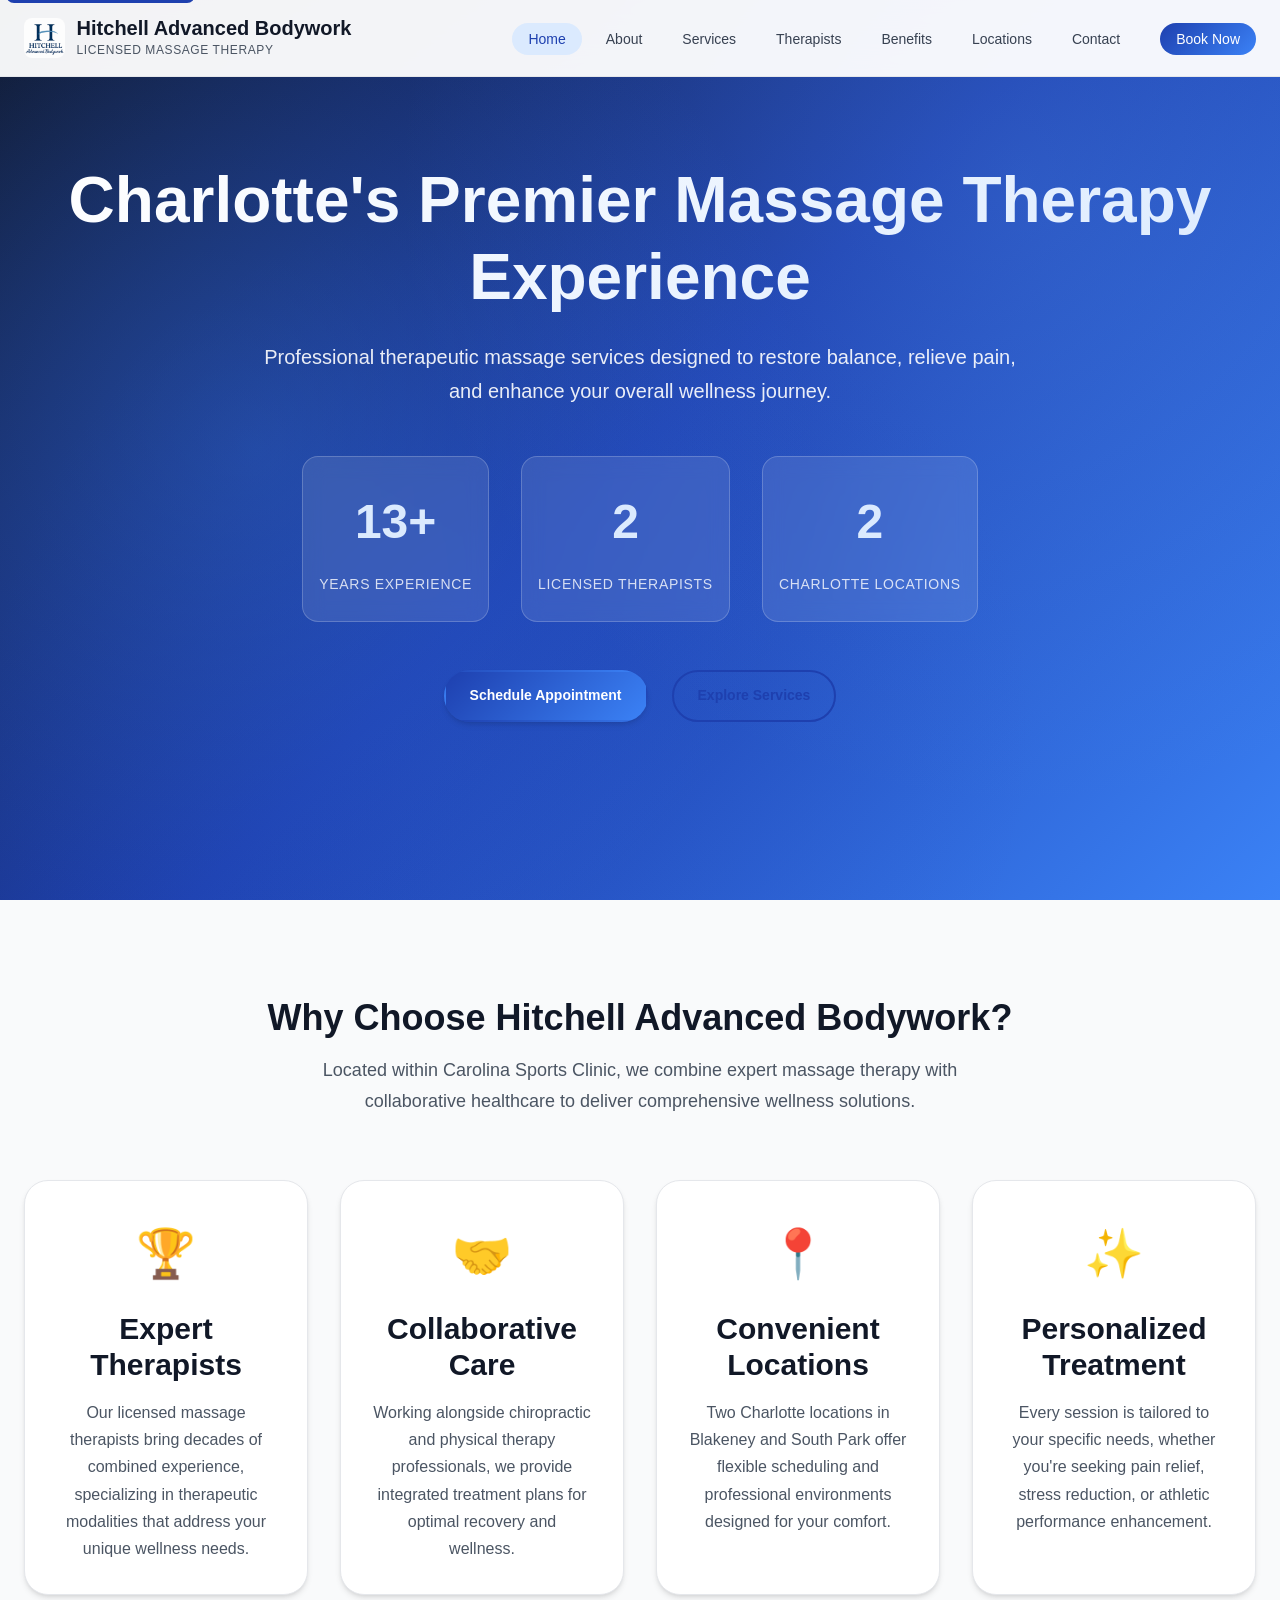
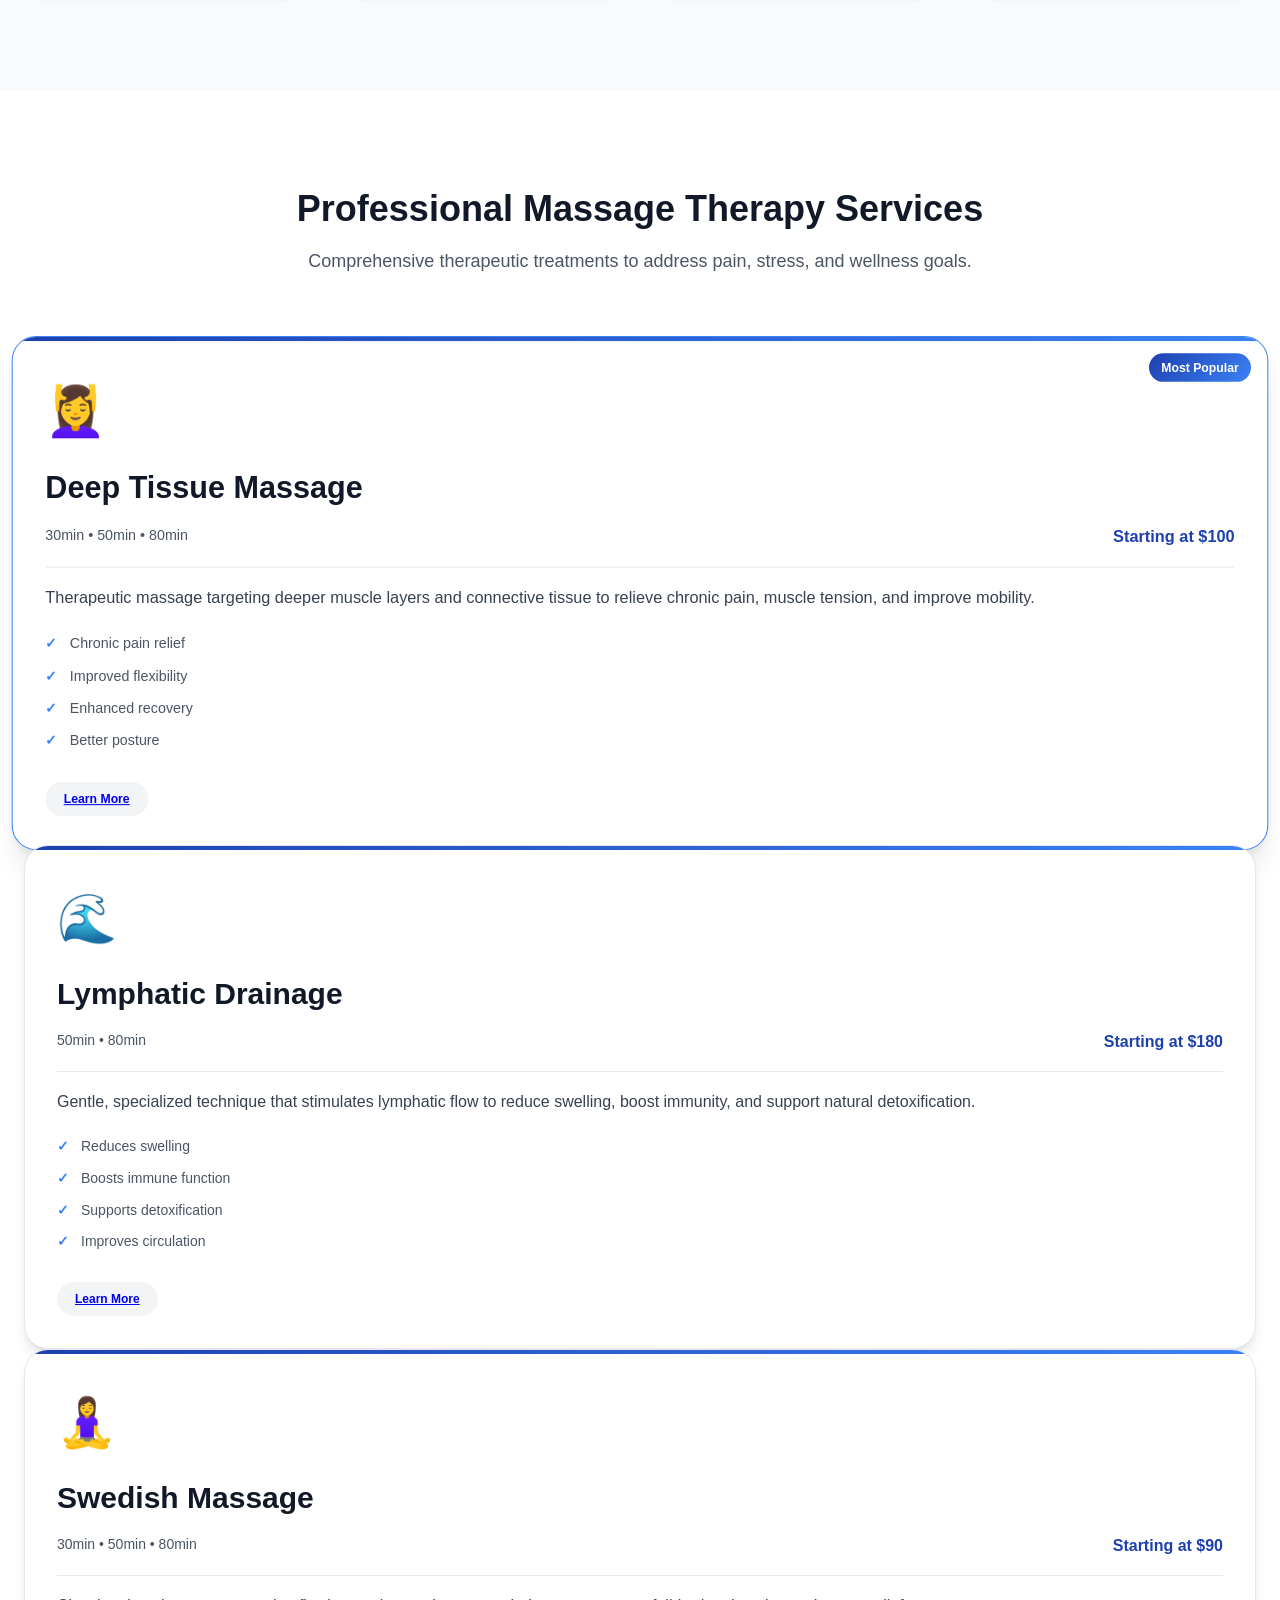
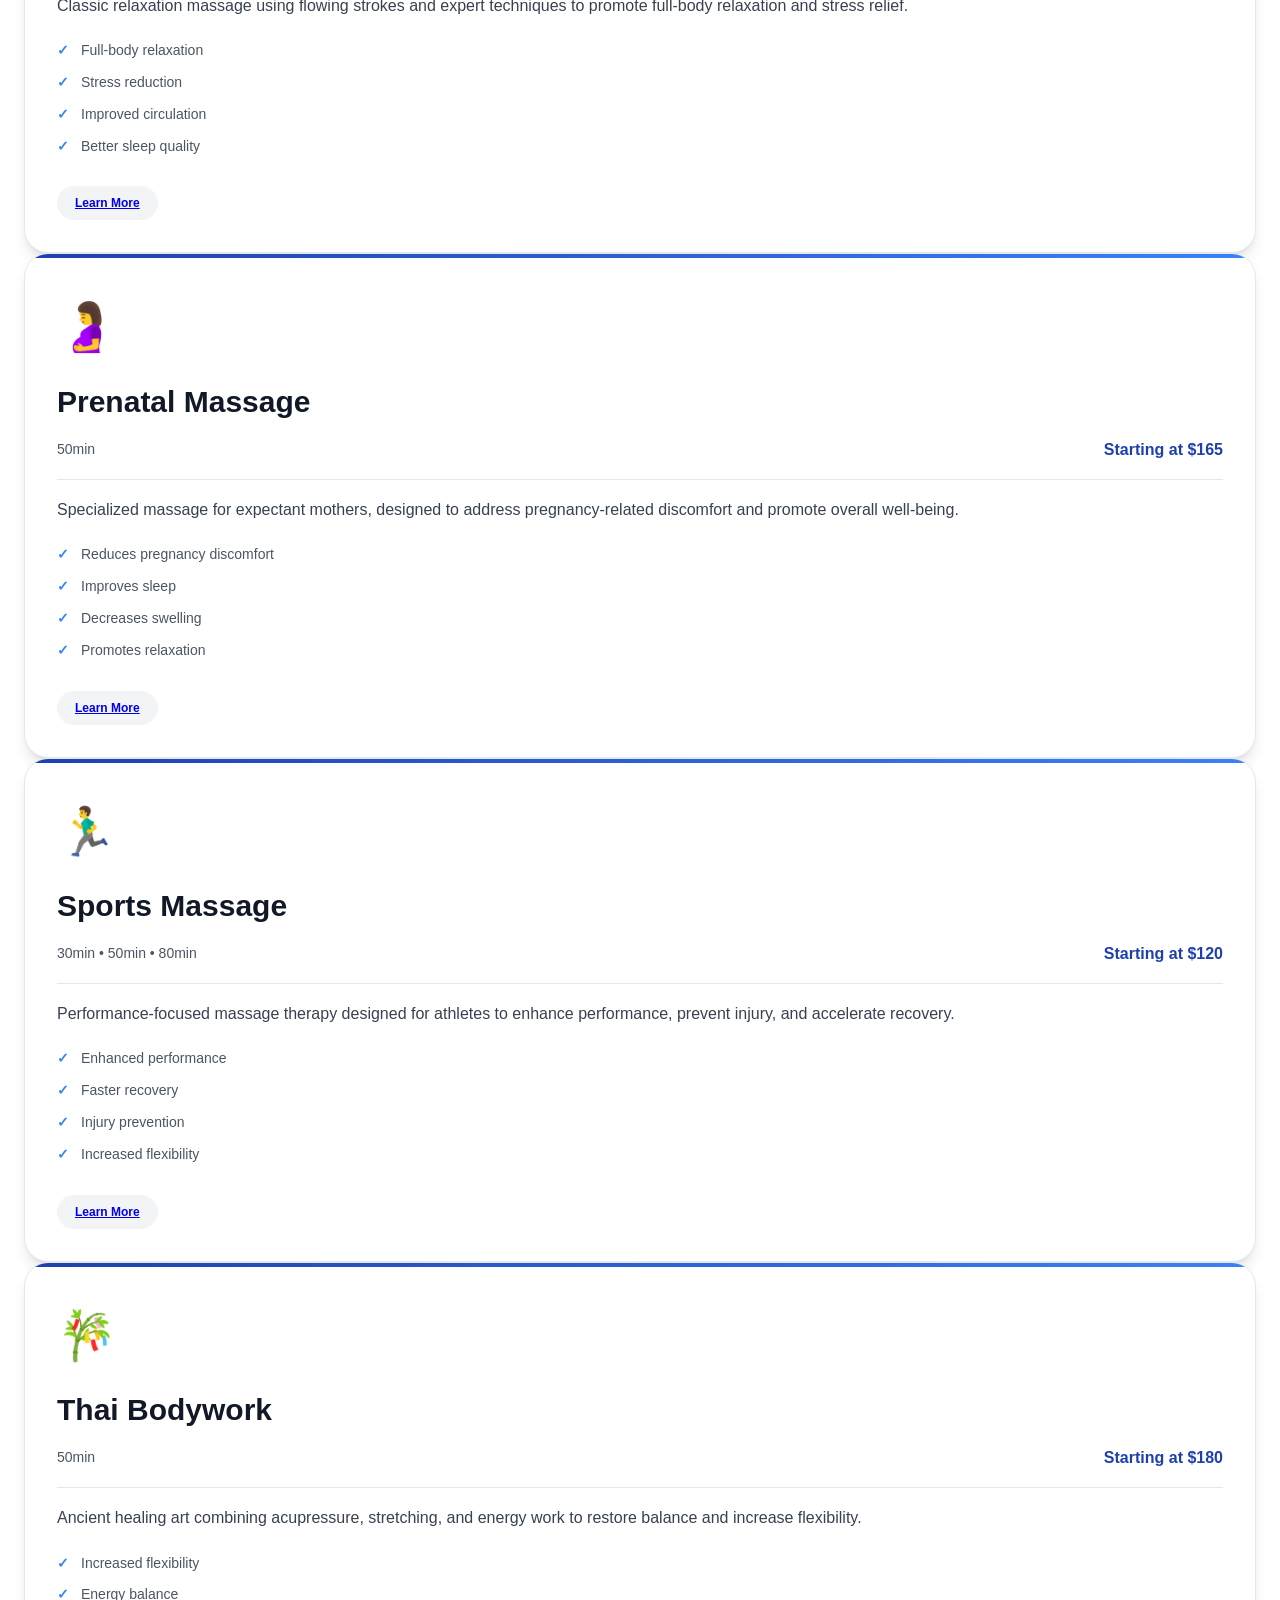
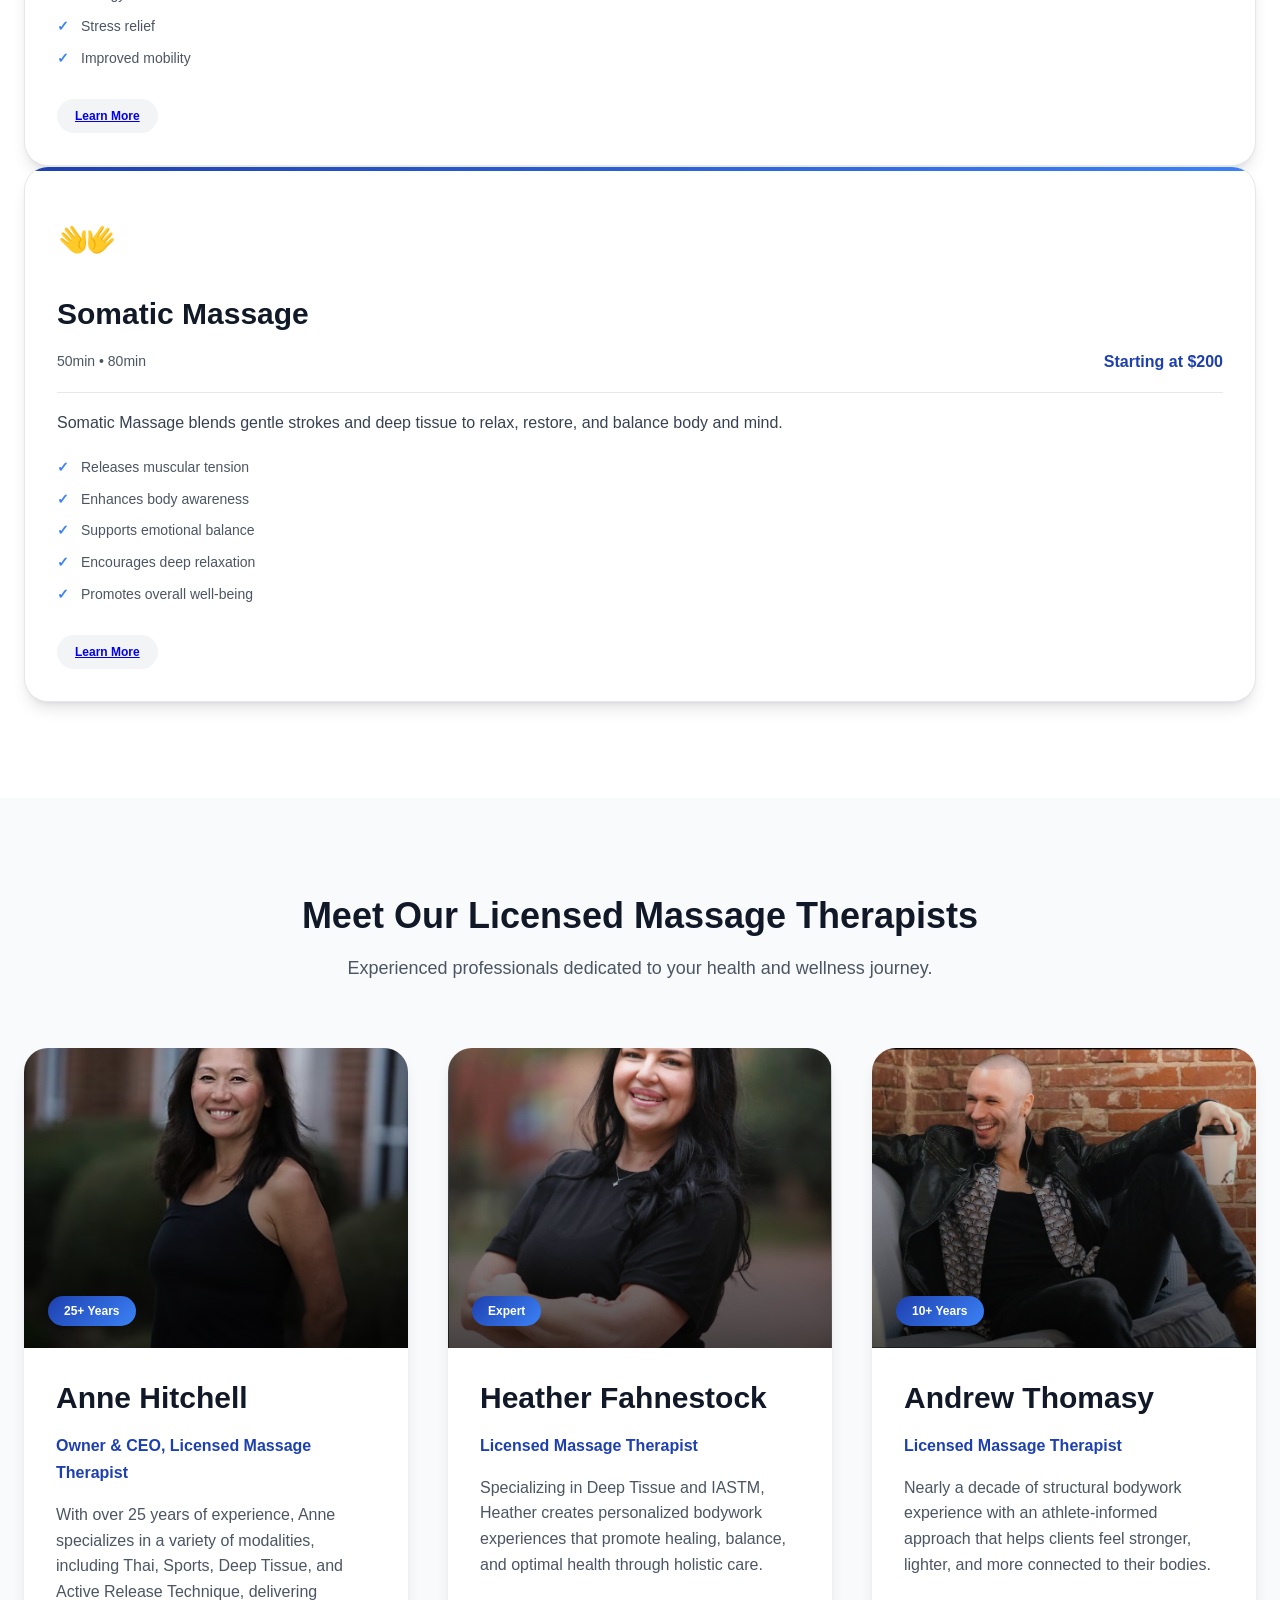
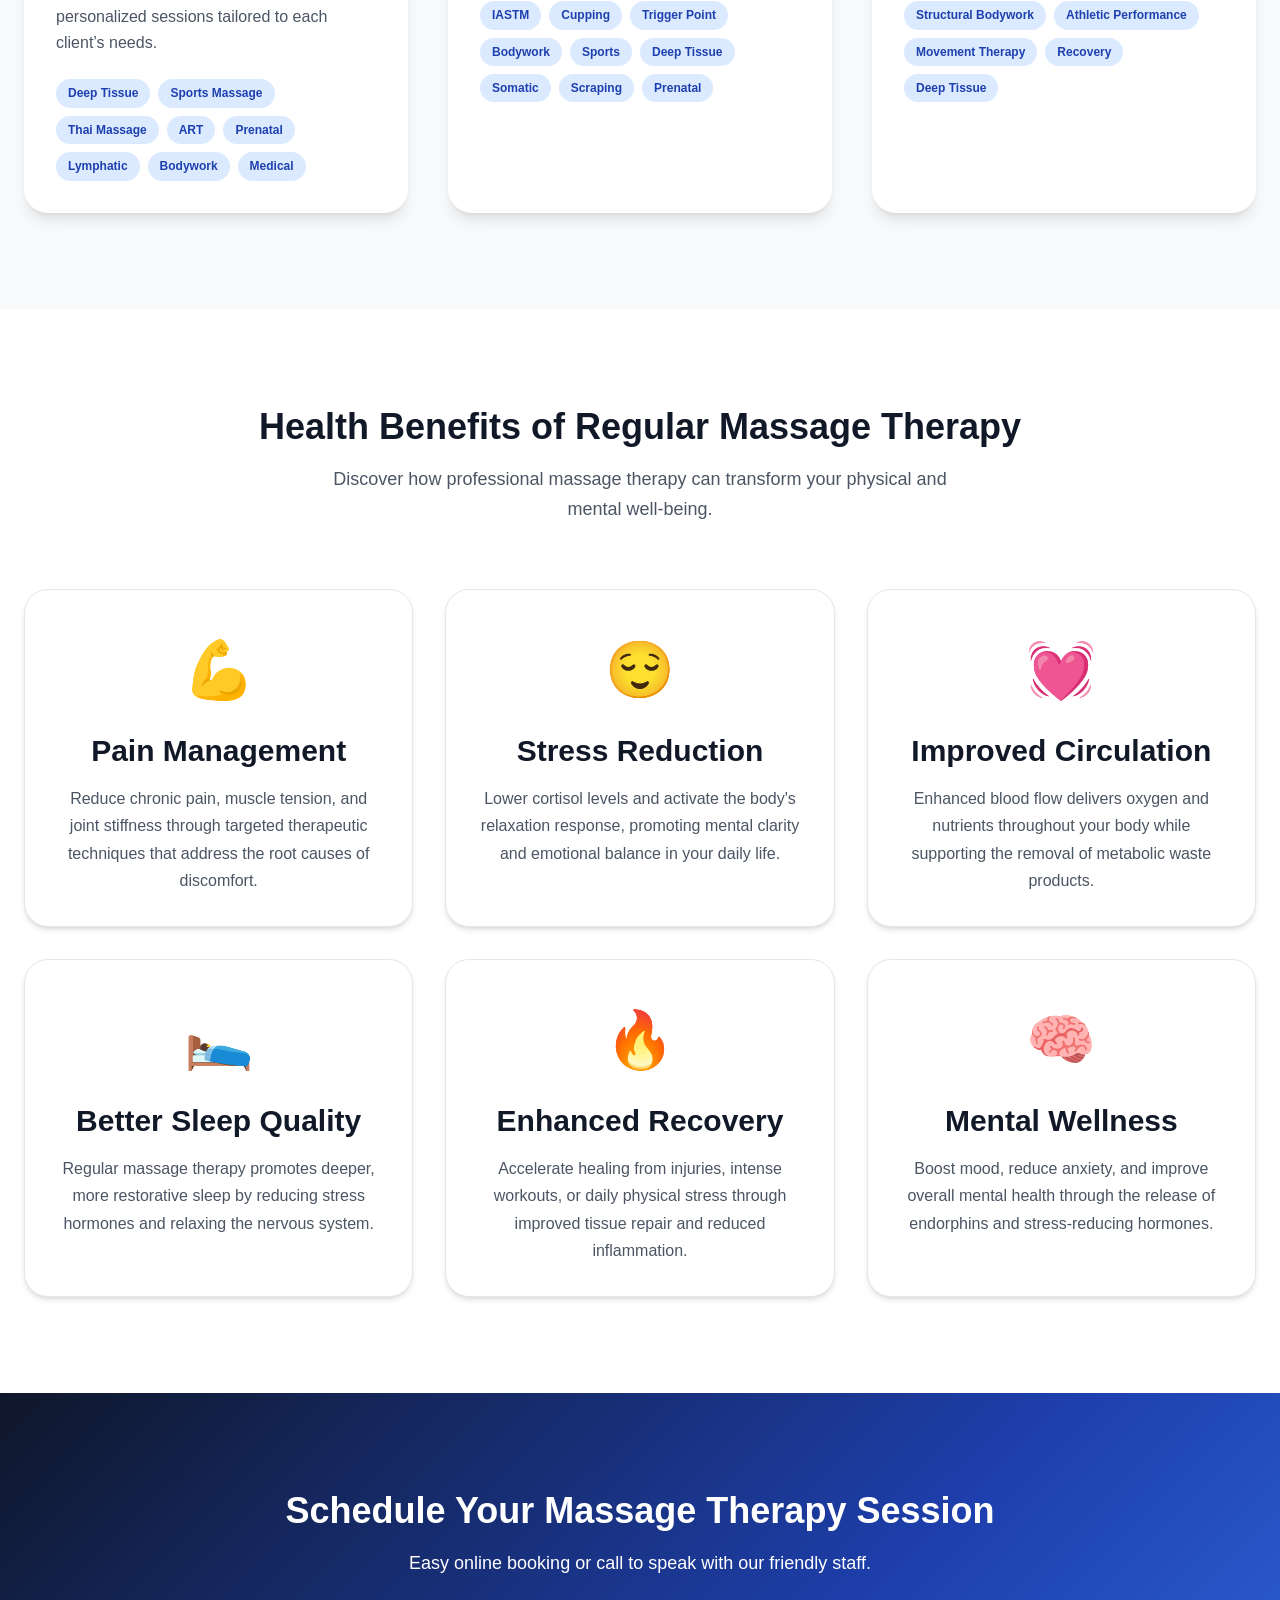
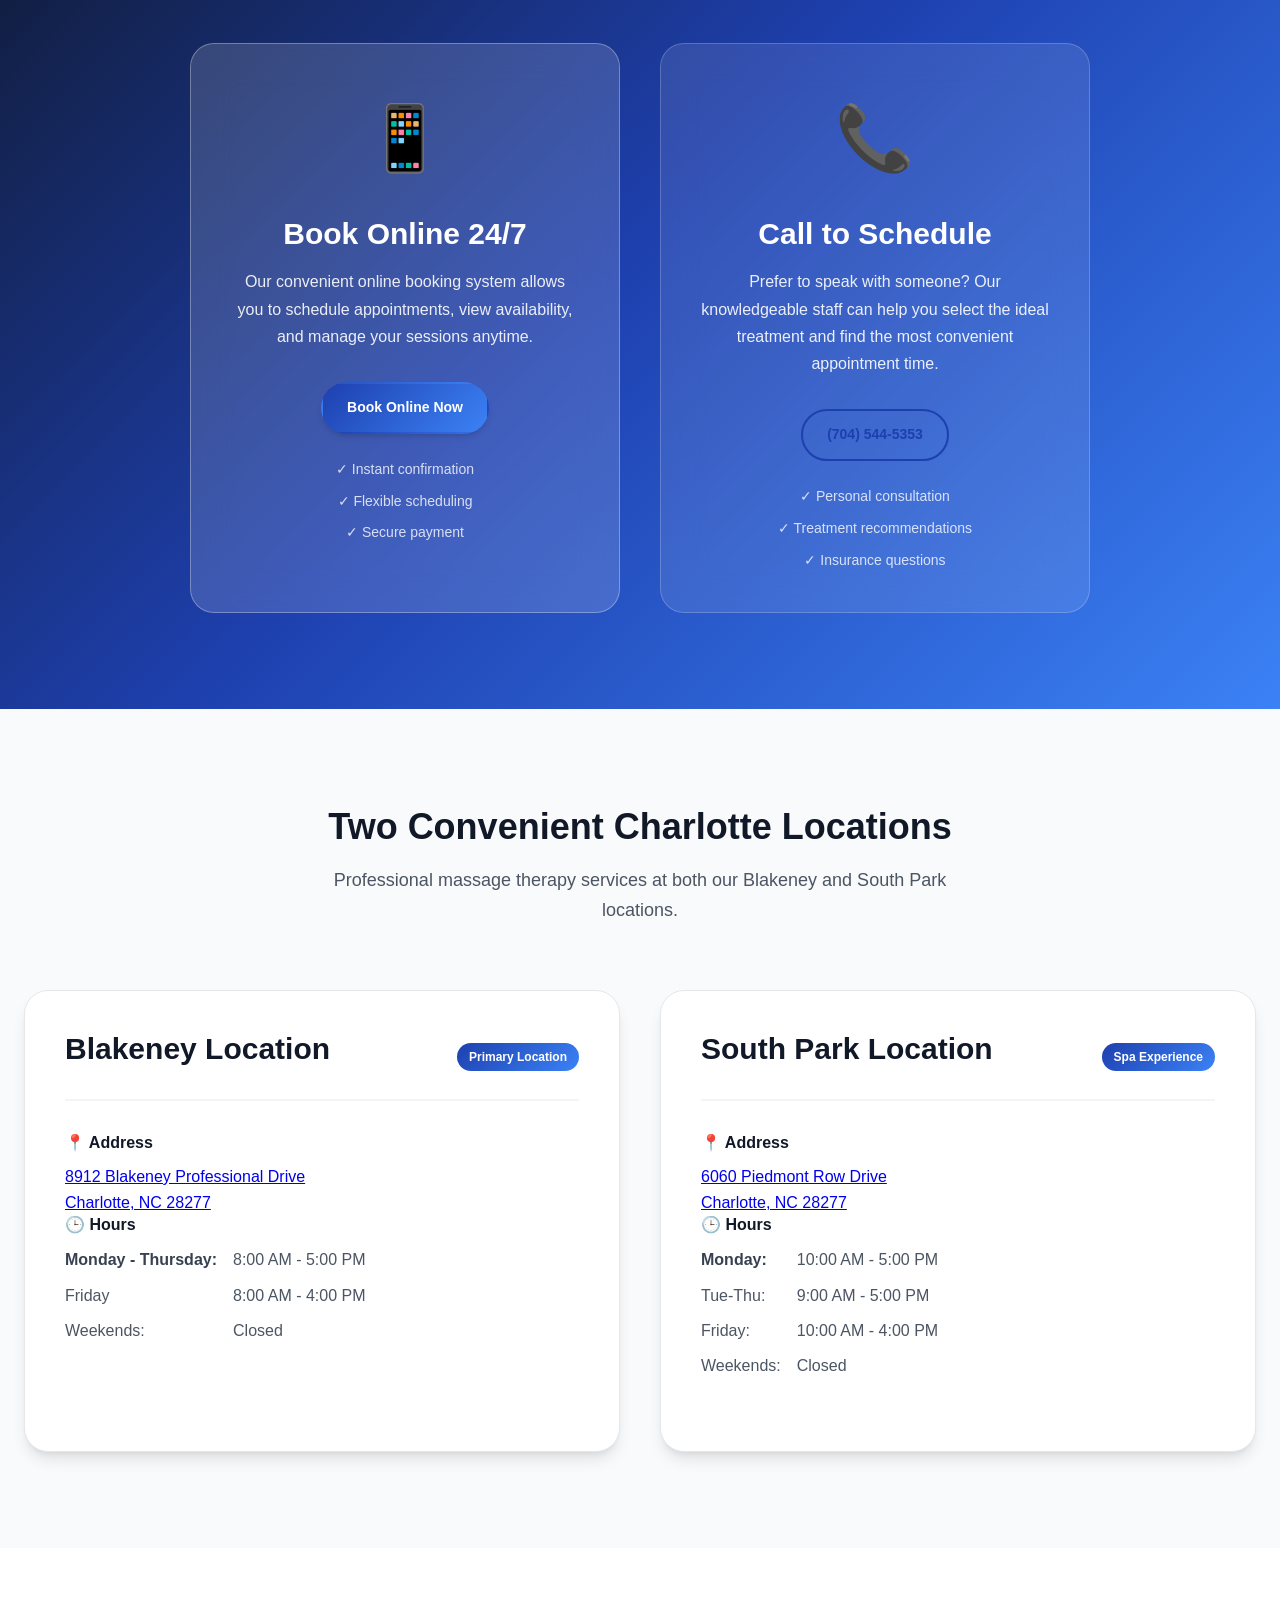
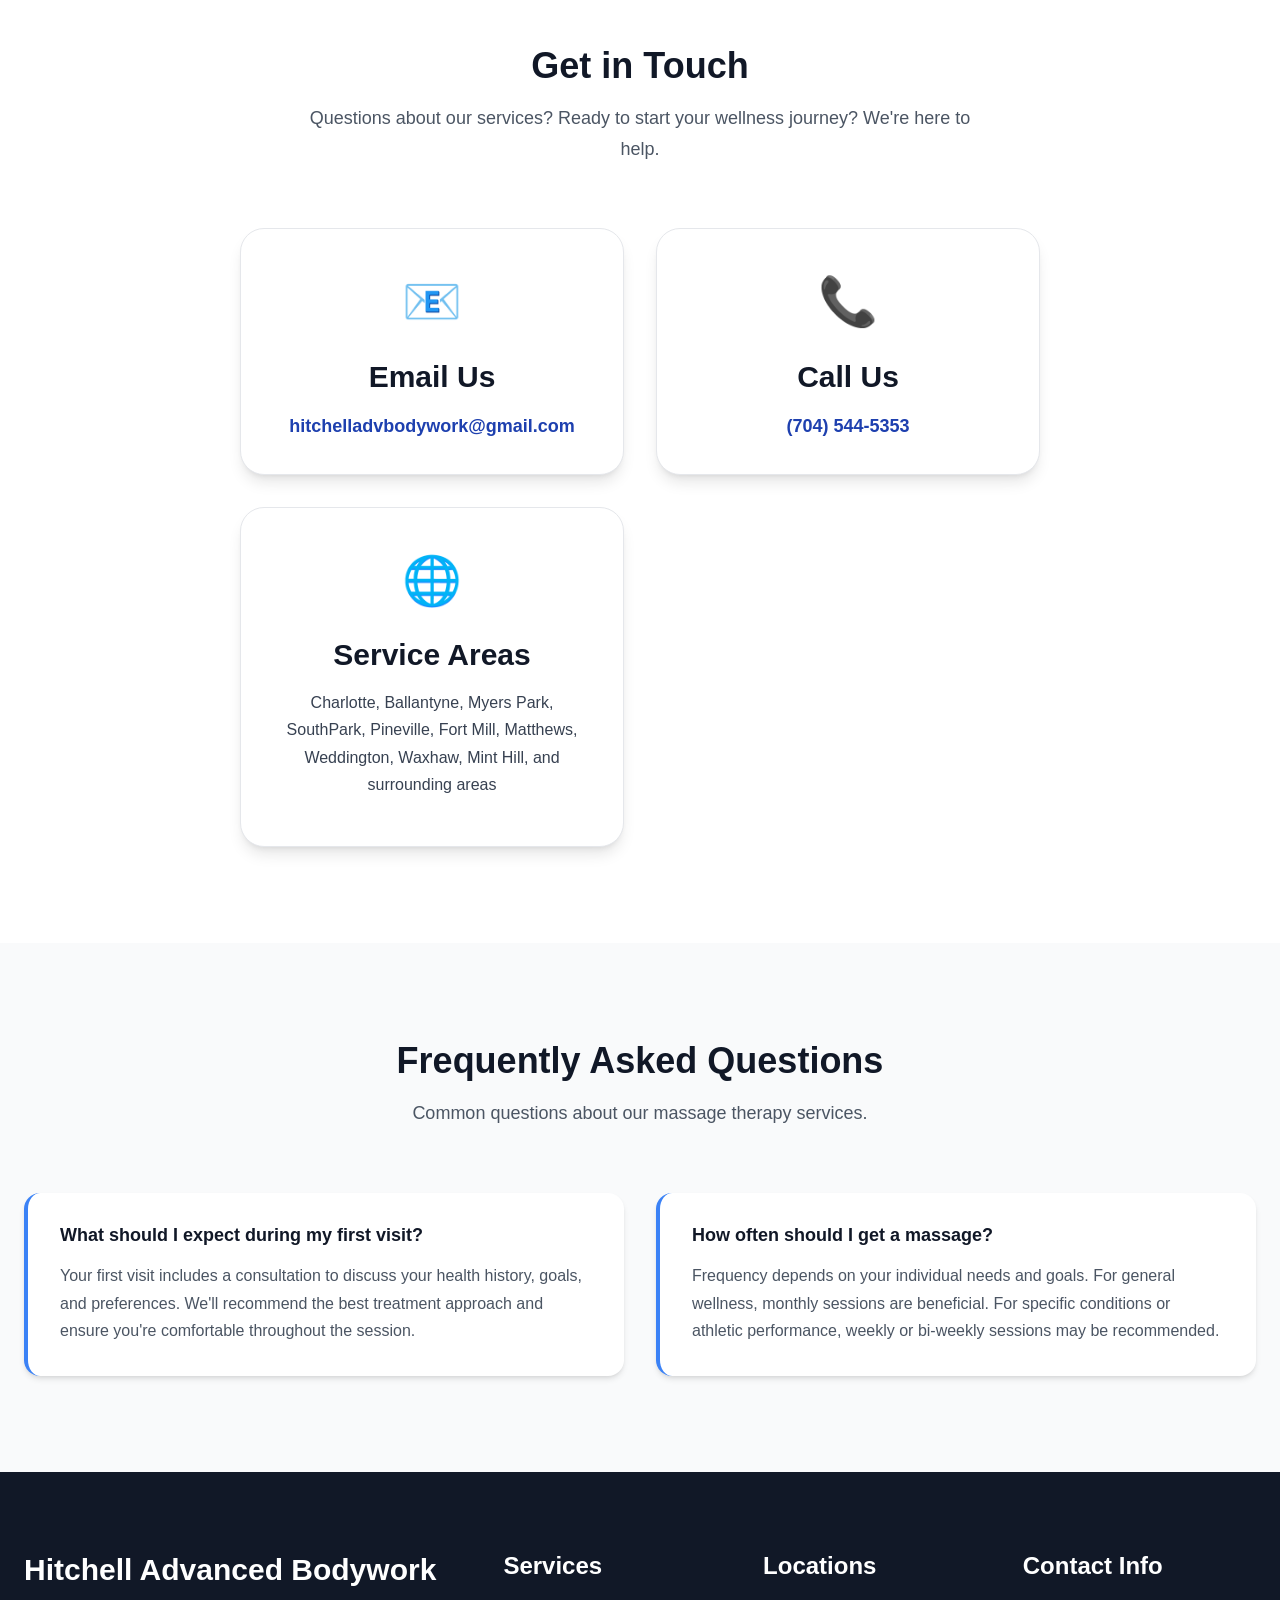
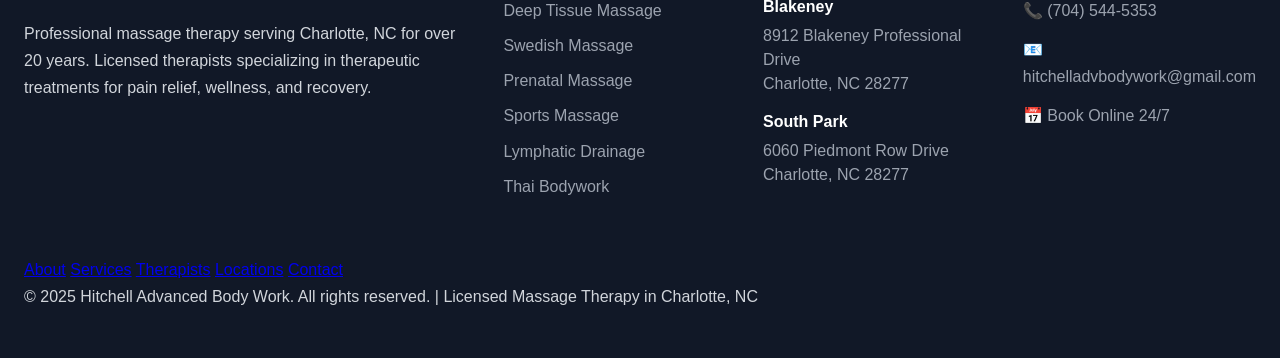
<file: index.html>
<!DOCTYPE html>
<html lang="en">
<head>
    <meta charset="UTF-8">
    <meta name="viewport" content="width=device-width, initial-scale=1.0, maximum-scale=1.0, user-scalable=no, viewport-fit=cover">


    <title>Hitchell Advanced Bodywork | Professional Massage Therapy Charlotte NC | Licensed Therapists</title>

    <!-- Enhanced SEO Meta Tags -->
    <meta name="description" content="Expert massage therapy in Charlotte, NC. Licensed therapists offering deep tissue, Swedish, prenatal, sports massage & more. Book online at Blakeney & South Park locations.">
    <meta name="keywords" content="massage therapy Charlotte NC, deep tissue massage, Swedish massage, prenatal massage, sports massage, lymphatic drainage, professional massage therapist, Charlotte massage clinic">
    <meta name="author" content="Hitchell Advanced Bodywork">
    <meta name="robots" content="index, follow">
    
    <!-- Local Business Schema -->
    <script type="application/ld+json">
    {
      "@context": "https://schema.org",
      "@type": "LocalBusiness",
      "name": "Hitchell Advanced Bodywork",
      "description": "Professional massage therapy services in Charlotte, NC",
      "url": "https://hitchelladvancedbodywork.com",
      "telephone": "+1-704-544-5353",
      "email": "hitchelladvbodywork@gmail.com",
      "address": [
        {
          "@type": "PostalAddress",
          "streetAddress": "8912 Blakeney Professional Drive",
          "addressLocality": "Charlotte",
          "addressRegion": "NC",
          "postalCode": "28277"
        },
        {
          "@type": "PostalAddress",
          "streetAddress": "6060 Piedmont Row Drive",
          "addressLocality": "Charlotte",
          "addressRegion": "NC",
          "postalCode": "28277"
        }
      ],
      "openingHours": ["Mo 08:00-17:00", "Tu 08:00-14:00", "We 08:00-13:30", "Th 09:00-17:00", "Fr 09:00-15:00"],
      "serviceArea": {
        "@type": "GeoCircle",
        "geoMidpoint": {
          "@type": "GeoCoordinates",
          "latitude": "35.1495",
          "longitude": "-80.8414"
        },
        "geoRadius": "25000"
      },
      "priceRange": "$$"
    }
    </script>

    <!-- Favicon -->
    <link rel="icon" type="image/x-icon" href="favicon.ico">
    <link rel="icon" type="image/png" sizes="32x32" href="hitchadv.png">
    <link rel="apple-touch-icon" sizes="180x180" href="hitchadv.png">

    <!-- Open Graph Tags -->
    <meta property="og:title" content="Hitchell Advanced Bodywork - Professional Massage Therapy Charlotte NC">
    <meta property="og:description" content="Expert massage therapy services including deep tissue, Swedish, prenatal, and sports massage. Licensed therapists in Charlotte, NC.">
    <meta property="og:type" content="business.business">
    <meta property="og:url" content="https://hitchelladvancedbodywork.com">
    <meta property="og:image" content="https://hitchelladvancedbodywork.com/hitchadv.png">

    <link rel="stylesheet" href="massage_website_seo_css.css">
    <meta name="theme-color" content="#2C5AA0">
</head>

<body>
    <!-- Skip Navigation -->
    <a href="#main-content" class="skip-link">Skip to main content</a>

    <!-- Navigation Header -->
    <nav class="navbar" role="navigation" aria-label="Main navigation">
        <div class="nav-container">
            <div class="nav-brand">
                <img src="hitchadv.png" alt="Hitchell Advanced Body Work Logo" class="nav-logo">
                <div class="brand-text">
                    <h1 class="brand-name">Hitchell Advanced Bodywork</h1>
                    <span class="brand-tagline">Licensed Massage Therapy</span>
                </div>
            </div>

            <button class="nav-toggle" aria-label="Toggle navigation menu" aria-expanded="false">
                <span class="hamburger-line"></span>
                <span class="hamburger-line"></span>
                <span class="hamburger-line"></span>
            </button>

            <ul class="nav-menu" role="menubar">
                <li class="nav-item" role="none">
                    <a href="#home" class="nav-link" role="menuitem" aria-current="page">Home</a>
                </li>
                <li class="nav-item" role="none">
                    <a href="#about" class="nav-link" role="menuitem">About</a>
                </li>
                <li class="nav-item" role="none">
                    <a href="#services" class="nav-link" role="menuitem">Services</a>
                </li>
                <li class="nav-item" role="none">
                    <a href="#team" class="nav-link" role="menuitem">Therapists</a>
                </li>
                <li class="nav-item" role="none">
                    <a href="#benefits" class="nav-link" role="menuitem">Benefits</a>
                </li>
                <li class="nav-item" role="none">
                    <a href="#locations" class="nav-link" role="menuitem">Locations</a>
                </li>
                <li class="nav-item" role="none">
                    <a href="#contact" class="nav-link" role="menuitem">Contact</a>
                </li>
                <li class="nav-item nav-cta" role="none">
                    <a href="#booking" class="nav-link cta-nav" role="menuitem">Book Now</a>
                </li>
            </ul>
        </div>
    </nav>

    <main id="main-content" role="main">
        <!-- Hero Section -->
        <section id="home" class="hero-section" aria-labelledby="hero-title">
            <div class="hero-background"></div>
            <div class="hero-content">
                <div class="container">
                    <div class="hero-text">
                        <h2 id="hero-title" class="hero-title">Charlotte's Premier Massage Therapy Experience</h2>
                        <p class="hero-subtitle">Professional therapeutic massage services designed to restore balance, relieve pain, and enhance your overall wellness journey.</p>
                        <div class="hero-stats">
                            <div class="stat-item">
                                <span class="stat-number">20+</span>
                                <span class="stat-label">Years Experience</span>
                            </div>
                            <div class="stat-item">
                                <span class="stat-number">3</span>
                                <span class="stat-label">Licensed Therapists</span>
                            </div>
                            <div class="stat-item">
                                <span class="stat-number">2</span>
                                <span class="stat-label">Charlotte Locations</span>
                            </div>
                        </div>
                        <div class="hero-actions">
                            <a href="#booking" class="btn btn-primary">Schedule Appointment</a>
                            <a href="#services" class="btn btn-outline">Explore Services</a>
                        </div>
                    </div>
                </div>
            </div>
        </section>

        <!-- About Section -->
        <section id="about" class="about-section" aria-labelledby="about-title">
            <div class="container">
                <div class="section-header">
                    <h2 id="about-title">Why Choose Hitchell Advanced Bodywork?</h2>
                    <p class="section-subtitle">Located within Carolina Sports Clinic, we combine expert massage therapy with collaborative healthcare to deliver comprehensive wellness solutions.</p>
                </div>
                
                <div class="about-grid">
                    <div class="about-card">
                        <div class="card-icon">🏆</div>
                        <h3>Expert Therapists</h3>
                        <p>Our licensed massage therapists bring decades of combined experience, specializing in therapeutic modalities that address your unique wellness needs.</p>
                    </div>
                    
                    <div class="about-card">
                        <div class="card-icon">🤝</div>
                        <h3>Collaborative Care</h3>
                        <p>Working alongside chiropractic and physical therapy professionals, we provide integrated treatment plans for optimal recovery and wellness.</p>
                    </div>
                    
                    <div class="about-card">
                        <div class="card-icon">📍</div>
                        <h3>Convenient Locations</h3>
                        <p>Two Charlotte locations in Blakeney and South Park offer flexible scheduling and professional environments designed for your comfort.</p>
                    </div>
                    
                    <div class="about-card">
                        <div class="card-icon">✨</div>
                        <h3>Personalized Treatment</h3>
                        <p>Every session is tailored to your specific needs, whether you're seeking pain relief, stress reduction, or athletic performance enhancement.</p>
                    </div>
                </div>
            </div>
        </section>

        <!-- Services Section -->
        <section id="services" class="services-section" aria-labelledby="services-title">
            <div class="container">
                <div class="section-header">
                    <h2 id="services-title">Professional Massage Therapy Services</h2>
                    <p class="section-subtitle">Comprehensive therapeutic treatments to address pain, stress, and wellness goals.</p>
                </div>

                <div class="services-grid">
                    <article class="service-card featured">
                        <div class="service-badge">Most Popular</div>
                        <div class="service-icon">💆‍♀️</div>
                        <h3>Deep Tissue Massage</h3>
                        <div class="service-meta">
                            <span class="duration">30min • 50min • 80min</span>
                            <span class="price">Starting at $100</span>
                        </div>
                        <p>Therapeutic massage targeting deeper muscle layers and connective tissue to relieve chronic pain, muscle tension, and improve mobility.</p>
                        <ul class="service-benefits">
                            <li>Chronic pain relief</li>
                            <li>Improved flexibility</li>
                            <li>Enhanced recovery</li>
                            <li>Better posture</li>
                        </ul>
                        <button class="btn btn-service"><a href="https://mysite.vagaro.com/hitchelladvancedbodyworkblakeney/services">Learn More</a></button>
                    </article>

                    <article class="service-card">
                        <div class="service-icon">🌊</div>
                        <h3>Lymphatic Drainage</h3>
                        <div class="service-meta">
                            <span class="duration">50min • 80min</span>
                            <span class="price">Starting at $180</span>
                        </div>
                        <p>Gentle, specialized technique that stimulates lymphatic flow to reduce swelling, boost immunity, and support natural detoxification.</p>
                        <ul class="service-benefits">
                            <li>Reduces swelling</li>
                            <li>Boosts immune function</li>
                            <li>Supports detoxification</li>
                            <li>Improves circulation</li>
                        </ul>
                        <button class="btn btn-service"><a href="https://mysite.vagaro.com/hitchelladvancedbodyworkblakeney/services">Learn More</a></button>
                    </article>

                    <article class="service-card">
                        <div class="service-icon">🧘‍♀️</div>
                        <h3>Swedish Massage</h3>
                        <div class="service-meta">
                            <span class="duration">30min • 50min • 80min</span>
                            <span class="price">Starting at $90</span>
                        </div>
                        <p>Classic relaxation massage using flowing strokes and expert techniques to promote full-body relaxation and stress relief.</p>
                        <ul class="service-benefits">
                            <li>Full-body relaxation</li>
                            <li>Stress reduction</li>
                            <li>Improved circulation</li>
                            <li>Better sleep quality</li>
                        </ul>
                        <button class="btn btn-service"><a href="https://mysite.vagaro.com/hitchelladvancedbodyworkblakeney/services">Learn More</a></button>
                    </article>

                    <article class="service-card">
                        <div class="service-icon">🤰</div>
                        <h3>Prenatal Massage</h3>
                        <div class="service-meta">
                            <span class="duration">50min</span>
                            <span class="price">Starting at $165</span>
                        </div>
                        <p>Specialized massage for expectant mothers, designed to address pregnancy-related discomfort and promote overall well-being.</p>
                        <ul class="service-benefits">
                            <li>Reduces pregnancy discomfort</li>
                            <li>Improves sleep</li>
                            <li>Decreases swelling</li>
                            <li>Promotes relaxation</li>
                        </ul>
                        <button class="btn btn-service"><a href="https://mysite.vagaro.com/hitchelladvancedbodyworkblakeney/services">Learn More</a></button>
                    </article>

                    <article class="service-card">
                        <div class="service-icon">🏃‍♂️</div>
                        <h3>Sports Massage</h3>
                        <div class="service-meta">
                            <span class="duration">30min • 50min • 80min</span>
                            <span class="price">Starting at $120</span>
                        </div>
                        <p>Performance-focused massage therapy designed for athletes to enhance performance, prevent injury, and accelerate recovery.</p>
                        <ul class="service-benefits">
                            <li>Enhanced performance</li>
                            <li>Faster recovery</li>
                            <li>Injury prevention</li>
                            <li>Increased flexibility</li>
                        </ul>
                        <button class="btn btn-service"><a href="https://mysite.vagaro.com/hitchelladvancedbodyworkblakeney/services">Learn More</a></button>
                    </article>

                    <article class="service-card">
                        <div class="service-icon">🎋</div>
                        <h3>Thai Bodywork</h3>
                        <div class="service-meta">
                            <span class="duration">50min</span>
                            <span class="price">Starting at $180</span>
                        </div>
                        <p>Ancient healing art combining acupressure, stretching, and energy work to restore balance and increase flexibility.</p>
                        <ul class="service-benefits">
                            <li>Increased flexibility</li>
                            <li>Energy balance</li>
                            <li>Stress relief</li>
                            <li>Improved mobility</li>
                        </ul>
                        <button class="btn btn-service"><a href="https://mysite.vagaro.com/hitchelladvancedbodyworkblakeney/services">Learn More</a></button>
                    </article>
                    <article class="service-card">
                        <div class="service-icon">👐</div>
                        <h3>Somatic Massage</h3>
                        <div class="service-meta">
                            <span class="duration">50min • 80min </span>
                            <span class="price">Starting at $200</span>
                        </div>
                        <p>Somatic Massage blends gentle strokes and deep tissue to relax, restore, and balance body and mind.</p>
                        <ul class="service-benefits">
                            <li>Releases muscular tension</li>
                            <li>Enhances body awareness</li>
                            <li>Supports emotional balance</li>
                            <li>Encourages deep relaxation</li>
                            <li>Promotes overall well-being</li>
                        </ul>
                        <button class="btn btn-service"><a href="https://mysite.vagaro.com/hitchelladvancedbodyworkblakeney/services">Learn More</a></button>
                    </article>
                </div>
            </div>
        </section>

        <!-- Team Section -->
        <section id="team" class="team-section" aria-labelledby="team-title">
            <div class="container">
                <div class="section-header">
                    <h2 id="team-title">Meet Our Licensed Massage Therapists</h2>
                    <p class="section-subtitle">Experienced professionals dedicated to your health and wellness journey.</p>
                </div>

                <div class="team-grid">
                    <article class="team-card">
                        <div class="team-image">
                            <img src="aHitch.avif" alt="Anne Hitchel - Owner and Licensed Massage Therapist" loading="lazy">
                            <div class="team-overlay">
                                <div class="team-social">
                                    <span class="experience-badge">25+ Years</span>
                                </div>
                            </div>
                        </div>
                        <div class="team-content">
                            <h3>Anne Hitchell</h3>
                            <p class="team-role">Owner & CEO, Licensed Massage Therapist</p>
                            <p class="team-bio">With over 25 years of experience, Anne specializes in a variety of modalities, including Thai, Sports, Deep Tissue, and Active Release Technique, delivering personalized sessions tailored to each client’s needs.</p>
                            <div class="team-specialties">
                                <span class="specialty">Deep Tissue</span>
                                <span class="specialty">Sports Massage</span>
                                <span class="specialty">Thai Massage</span>
                                <span class="specialty">ART</span>
                                <span class="specialty">Prenatal</span>
                                <span class="specialty">Lymphatic</span>
                                <span class="specialty">Bodywork</span>
                                <span class="specialty">Medical</span>
                            </div>
                        </div>
                    </article>

                    <article class="team-card">
                        <div class="team-image">
                            <img src="HFahne.png" alt="Heather Fahnestock - Licensed Massage Therapist" loading="lazy">
                            <div class="team-overlay">
                                <div class="team-social">
                                    <span class="experience-badge">Expert</span>
                                </div>
                            </div>
                        </div>
                        <div class="team-content">
                            <h3>Heather Fahnestock</h3>
                            <p class="team-role">Licensed Massage Therapist</p>
                            <p class="team-bio">Specializing in Deep Tissue and IASTM, Heather creates personalized bodywork experiences that promote healing, balance, and optimal health through holistic care.</p>
                            <div class="team-specialties">
                                <span class="specialty">IASTM</span>
                                <span class="specialty">Cupping</span>
                                <span class="specialty">Trigger Point</span>
                                <span class="specialty">Bodywork</span>
                                <span class="specialty">Sports</span>
                                <span class="specialty">Deep Tissue</span>
                                <span class="specialty">Somatic</span>
                                <span class="specialty">Scraping</span>
                                <span class="specialty">Prenatal</span>
                            </div>
                        </div>
                    </article>

                    <article class="team-card">
                        <div class="team-image">
                            <img src="andrewthomasy.png" alt="Andrew Thomasy - Licensed Massage Therapist" loading="lazy">
                            <div class="team-overlay">
                                <div class="team-social">
                                    <span class="experience-badge">10+ Years</span>
                                </div>
                            </div>
                        </div>
                        <div class="team-content">
                            <h3>Andrew Thomasy</h3>
                            <p class="team-role">Licensed Massage Therapist</p>
                            <p class="team-bio">Nearly a decade of structural bodywork experience with an athlete-informed approach that helps clients feel stronger, lighter, and more connected to their bodies.</p>
                            <div class="team-specialties">
                                <span class="specialty">Structural Bodywork</span>
                                <span class="specialty">Athletic Performance</span>
                                <span class="specialty">Movement Therapy</span>
                                <span class="specialty">Recovery</span>
                                <span class="specialty">Deep Tissue</span>
                            </div>
                        </div>
                    </article>
                </div>
            </div>
        </section>

        <!-- Benefits Section -->
        <section id="benefits" class="benefits-section" aria-labelledby="benefits-title">
            <div class="container">
                <div class="section-header">
                    <h2 id="benefits-title">Health Benefits of Regular Massage Therapy</h2>
                    <p class="section-subtitle">Discover how professional massage therapy can transform your physical and mental well-being.</p>
                </div>

                <div class="benefits-grid">
                    <div class="benefit-card">
                        <div class="benefit-icon">💪</div>
                        <h3>Pain Management</h3>
                        <p>Reduce chronic pain, muscle tension, and joint stiffness through targeted therapeutic techniques that address the root causes of discomfort.</p>
                    </div>

                    <div class="benefit-card">
                        <div class="benefit-icon">😌</div>
                        <h3>Stress Reduction</h3>
                        <p>Lower cortisol levels and activate the body's relaxation response, promoting mental clarity and emotional balance in your daily life.</p>
                    </div>

                    <div class="benefit-card">
                        <div class="benefit-icon">💓</div>
                        <h3>Improved Circulation</h3>
                        <p>Enhanced blood flow delivers oxygen and nutrients throughout your body while supporting the removal of metabolic waste products.</p>
                    </div>

                    <div class="benefit-card">
                        <div class="benefit-icon">🛌</div>
                        <h3>Better Sleep Quality</h3>
                        <p>Regular massage therapy promotes deeper, more restorative sleep by reducing stress hormones and relaxing the nervous system.</p>
                    </div>

                    <div class="benefit-card">
                        <div class="benefit-icon">🔥</div>
                        <h3>Enhanced Recovery</h3>
                        <p>Accelerate healing from injuries, intense workouts, or daily physical stress through improved tissue repair and reduced inflammation.</p>
                    </div>

                    <div class="benefit-card">
                        <div class="benefit-icon">🧠</div>
                        <h3>Mental Wellness</h3>
                        <p>Boost mood, reduce anxiety, and improve overall mental health through the release of endorphins and stress-reducing hormones.</p>
                    </div>
                </div>
            </div>
        </section>

        <!-- Booking Section -->
        <section id="booking" class="booking-section" aria-labelledby="booking-title">
            <div class="container">
                <div class="section-header">
                    <h2 id="booking-title">Schedule Your Massage Therapy Session</h2>
                    <p class="section-subtitle" id="makewhite">Easy online booking or call to speak with our friendly staff.</p>
                </div>

                <div class="booking-options">
                    <div class="booking-card primary">
                        <div class="booking-icon">📱</div>
                        <h3>Book Online 24/7</h3>
                        <p>Our convenient online booking system allows you to schedule appointments, view availability, and manage your sessions anytime.</p>
                        <a href="https://mysite.vagaro.com/hitchelladvancedbodyworkblakeney/home" 
                           target="_blank" 
                           rel="noopener noreferrer" 
                           class="btn btn-primary">
                            Book Online Now
                        </a>
                        <div class="booking-features">
                            <span>✓ Instant confirmation</span>
                            <span>✓ Flexible scheduling</span>
                            <span>✓ Secure payment</span>
                        </div>
                    </div>

                    <div class="booking-card">
                        <div class="booking-icon">📞</div>
                        <h3>Call to Schedule</h3>
                        <p>Prefer to speak with someone? Our knowledgeable staff can help you select the ideal treatment and find the most convenient appointment time.</p>
                        <a href="tel:+17045445353" class="btn btn-outline phone-btn">
                            (704) 544-5353
                        </a>
                        <div class="booking-features">
                            <span>✓ Personal consultation</span>
                            <span>✓ Treatment recommendations</span>
                            <span>✓ Insurance questions</span>
                        </div>
                    </div>
                </div>
            </div>
        </section>

        <!-- Locations Section -->
        <section id="locations" class="locations-section" aria-labelledby="locations-title">
            <div class="container">
                <div class="section-header">
                    <h2 id="locations-title">Two Convenient Charlotte Locations</h2>
                    <p class="section-subtitle">Professional massage therapy services at both our Blakeney and South Park locations.</p>
                </div>

                <div class="locations-grid">
                    <article class="location-card">
                        <div class="location-header">
                            <h3>Blakeney Location</h3>
                            <div class="location-badge">Primary Location</div>
                        </div>
                        
                        <div class="location-content">
                            <div class="location-info">
                                <div class="info-group">
                                    <h4>📍 Address</h4>
                                    <address>
                                        <a href="https://www.google.com/maps/place/8912+Blakeney+Professional+Dr,+Charlotte,+NC+28277/data=!4m2!3m1!1s0x88542802fa7e78d1:0xdeff4538cecf739a?sa=X&ved=1t:242&ictx=111">
                                            8912 Blakeney Professional Drive<br>
                                            Charlotte, NC 28277
                                        </a>
                                    </address>
                                </div>

                                <div class="info-group">
                                    <h4>🕒 Hours</h4>
                                    <div class="hours-grid">
                                        <span>Monday - Thursday:</span><span>8:00 AM - 5:00 PM</span>
                                        <span>Friday</span><span>8:00 AM - 4:00 PM</span>
                                        <span>Weekends:</span><span>Closed</span>
                                    </div>
                                </div>
                            </div>

                           
                        </div>
                    </article>

                    <article class="location-card">
                        <div class="location-header">
                            <h3>South Park Location</h3>
                            <div class="location-badge">Spa Experience</div>
                        </div>
                        
                        <div class="location-content">
                            <div class="location-info">
                                <div class="info-group">
                                    <h4>📍 Address</h4>
                                    <address>
                                        <a href="https://www.google.com/maps/place/6060+Piedmont+Row+Dr,+Charlotte,+NC+28210/data=!4m2!3m1!1s0x88569e68d81b9831:0x7cf42395c311ebec?sa=X&ved=1t:242&ictx=111">
                                            6060 Piedmont Row Drive<br>
                                            Charlotte, NC 28277
                                        </a>
                                    </address>
                                </div>

                                <div class="info-group">
                                    <h4>🕒 Hours</h4>
                                    <div class="hours-grid">
                                        <span>Monday:</span><span>10:00 AM - 5:00 PM</span>
                                        <span>Tue-Thu:</span><span>9:00 AM - 5:00 PM</span>
                                        <span>Friday:</span><span>10:00 AM - 4:00 PM</span>
                                        <span>Weekends:</span><span>Closed</span>
                                    </div>
                                </div>
                            </div>

                            <div class="location-amenities">
                        
                            </div>
                        </div>
                    </article>
                </div>
            </div>
        </section>

        <!-- Contact Section -->
        <section id="contact" class="contact-section" aria-labelledby="contact-title">
            <div class="container">
                <div class="section-header">
                    <h2 id="contact-title">Get in Touch</h2>
                    <p class="section-subtitle">Questions about our services? Ready to start your wellness journey? We're here to help.</p>
                </div>

                <div class="contact-wrapper">
                    <div class="contact-info">
                        <div class="contact-card">
                            <div class="contact-icon">📧</div>
                            <h3>Email Us</h3>
                            <a href="mailto:hitchelladvbodywork@gmail.com" class="contact-link">
                                hitchelladvbodywork@gmail.com
                            </a>
                        </div>

                        <div class="contact-card">
                            <div class="contact-icon">📞</div>
                            <h3>Call Us</h3>
                            <a href="tel:+17045445353" class="contact-link">
                                (704) 544-5353
                            </a>
                        </div>

                        <div class="contact-card">
                            <div class="contact-icon">🌐</div>
                            <h3>Service Areas</h3>
                            <p>Charlotte, Ballantyne, Myers Park, SouthPark, Pineville, Fort Mill, Matthews, Weddington, Waxhaw, Mint Hill, and surrounding areas</p>
                        </div>
                    </div>
                </div>
            </div>
        </section>

        <!-- FAQ Section -->
        <section class="faq-section" aria-labelledby="faq-title">
            <div class="container">
                <div class="section-header">
                    <h2 id="faq-title">Frequently Asked Questions</h2>
                    <p class="section-subtitle">Common questions about our massage therapy services.</p>
                </div>

                <div class="faq-grid">
                    <div class="faq-item">
                        <h3>What should I expect during my first visit?</h3>
                        <p>Your first visit includes a consultation to discuss your health history, goals, and preferences. We'll recommend the best treatment approach and ensure you're comfortable throughout the session.</p>
                    </div>

                    <div class="faq-item">
                        <h3>How often should I get a massage?</h3>
                        <p>Frequency depends on your individual needs and goals. For general wellness, monthly sessions are beneficial. For specific conditions or athletic performance, weekly or bi-weekly sessions may be recommended.</p>
                    </div>

                    
                </div>
            </div>
        </section>
    </main>

    <footer class="footer" role="contentinfo">
        <div class="container">
            <div class="footer-content">
                <div class="footer-section">
                    <div class="footer-brand">
                        
                        <h3>Hitchell Advanced Bodywork</h3>
                        <p>Professional massage therapy serving Charlotte, NC for over 20 years. Licensed therapists specializing in therapeutic treatments for pain relief, wellness, and recovery.</p>
                    </div>
                </div>

                <div class="footer-section">
                    <h4>Services</h4>
                    <ul>
                        <li><a href="#services">Deep Tissue Massage</a></li>
                        <li><a href="#services">Swedish Massage</a></li>
                        <li><a href="#services">Prenatal Massage</a></li>
                        <li><a href="#services">Sports Massage</a></li>
                        <li><a href="#services">Lymphatic Drainage</a></li>
                        <li><a href="#services">Thai Bodywork</a></li>
                    </ul>
                </div>

                <div class="footer-section">
                    <h4>Locations</h4>
                    <div class="footer-location">
                        <h5>Blakeney</h5>
                        <address>
                            8912 Blakeney Professional Drive<br>
                            Charlotte, NC 28277
                        </address>
                    </div>
                    <div class="footer-location">
                        <h5>South Park</h5>
                        <address>
                            6060 Piedmont Row Drive<br>
                            Charlotte, NC 28277
                        </address>
                    </div>
                </div>

                <div class="footer-section">
                    <h4>Contact Info</h4>
                    <div class="contact-details">
                        <a href="tel:+17045445353" class="footer-contact">
                            📞 (704) 544-5353
                        </a>
                        <a href="mailto:hitchelladvbodywork@gmail.com" class="footer-contact">
                            📧 hitchelladvbodywork@gmail.com
                        </a>
                        <a href="#booking" class="footer-contact">
                            📅 Book Online 24/7
                        </a>
                    </div>
                </div>
            </div>

            <div class="footer-bottom">
                <div class="footer-links">
                    <a href="#about">About</a>
                    <a href="#services">Services</a>
                    <a href="#team">Therapists</a>
                    <a href="#locations">Locations</a>
                    <a href="#contact">Contact</a>
                </div>
                <p class="copyright">&copy; 2025 Hitchell Advanced Body Work. All rights reserved. | Licensed Massage Therapy in Charlotte, NC</p>
            </div>
        </div>
    </footer>

    <script>
        // Enhanced Navigation
        const navToggle = document.querySelector('.nav-toggle');
        const navMenu = document.querySelector('.nav-menu');
        const navLinks = document.querySelectorAll('.nav-link');

        // Mobile menu toggle
        navToggle.addEventListener('click', () => {
            const isExpanded = navToggle.getAttribute('aria-expanded') === 'true';
            navToggle.setAttribute('aria-expanded', !isExpanded);
            navMenu.classList.toggle('active');
            document.body.classList.toggle('nav-open');
        });

        // Close mobile menu when clicking links
        navLinks.forEach(link => {
            link.addEventListener('click', () => {
                navMenu.classList.remove('active');
                navToggle.setAttribute('aria-expanded', 'false');
                document.body.classList.remove('nav-open');
            });
        });

        // Smooth scrolling with offset for fixed nav
        document.querySelectorAll('a[href^="#"]').forEach(anchor => {
            anchor.addEventListener('click', function (e) {
                e.preventDefault();
                const target = document.querySelector(this.getAttribute('href'));
                if (target) {
                    const navHeight = document.querySelector('.navbar').offsetHeight;
                    const targetPosition = target.offsetTop - navHeight - 20;
                    
                    window.scrollTo({
                        top: targetPosition,
                        behavior: 'smooth'
                    });
                }
            });
        });

        // Active nav link highlighting
        window.addEventListener('scroll', () => {
            const sections = document.querySelectorAll('section[id]');
            const navHeight = document.querySelector('.navbar').offsetHeight;
            let currentSection = '';

            sections.forEach(section => {
                const sectionTop = section.offsetTop - navHeight - 50;
                const sectionHeight = section.offsetHeight;
                
                if (window.pageYOffset >= sectionTop && 
                    window.pageYOffset < sectionTop + sectionHeight) {
                    currentSection = section.getAttribute('id');
                }
            });

            navLinks.forEach(link => {
                link.classList.remove('active');
                if (link.getAttribute('href') === '#' + currentSection) {
                    link.classList.add('active');
                    link.setAttribute('aria-current', 'page');
                } else {
                    link.removeAttribute('aria-current');
                }
            });
        });

        // Navbar background on scroll
        window.addEventListener('scroll', () => {
            const navbar = document.querySelector('.navbar');
            if (window.scrollY > 50) {
                navbar.classList.add('scrolled');
            } else {
                navbar.classList.remove('scrolled');
            }
        });

        // Enhanced button interactions
        document.querySelectorAll('.btn').forEach(button => {
            button.addEventListener('mouseenter', function() {
                this.style.transform = 'translateY(-2px) scale(1.02)';
            });
            
            button.addEventListener('mouseleave', function() {
                this.style.transform = 'translateY(0) scale(1)';
            });
        });

        // Service card interactions
        document.querySelectorAll('.service-card').forEach(card => {
            card.addEventListener('mouseenter', function() {
                this.style.transform = 'translateY(-10px)';
            });
            
            card.addEventListener('mouseleave', function() {
                this.style.transform = 'translateY(0)';
            });
        });

        // Counter animation for hero stats
        const animateCounters = () => {
            const counters = document.querySelectorAll('.stat-number');
            const speed = 200;

            counters.forEach(counter => {
                const target = parseInt(counter.textContent.replace('+', ''));
                const increment = target / speed;
                let current = 0;

                const updateCounter = () => {
                    if (current < target) {
                        current += increment;
                        counter.textContent = Math.ceil(current) + (counter.textContent.includes('+') ? '+' : '');
                        setTimeout(updateCounter, 1);
                    } else {
                        counter.textContent = target + (counter.textContent.includes('+') ? '+' : '');
                    }
                };

                updateCounter();
            });
        };

        // Intersection Observer for animations
        const observerOptions = {
            threshold: 0.1,
            rootMargin: '0px 0px -50px 0px'
        };

        const observer = new IntersectionObserver((entries) => {
            entries.forEach(entry => {
                if (entry.isIntersecting) {
                    entry.target.classList.add('animate-in');
                    
                    // Trigger counter animation for hero stats
                    if (entry.target.querySelector('.hero-stats')) {
                        animateCounters();
                    }
                }
            });
        }, observerOptions);

        // Observe sections for animation
        document.querySelectorAll('section, .about-card, .service-card, .team-card, .benefit-card').forEach(el => {
            observer.observe(el);
        });

        // Form validation and enhancement (if forms are added later)
        const forms = document.querySelectorAll('form');
        forms.forEach(form => {
            form.addEventListener('submit', function(e) {
                e.preventDefault();
                // Add form validation logic here
                console.log('Form submitted');
            });
        });

        // Accessibility enhancements
        document.addEventListener('keydown', function(e) {
            // ESC key closes mobile menu
            if (e.key === 'Escape') {
                navMenu.classList.remove('active');
                navToggle.setAttribute('aria-expanded', 'false');
                document.body.classList.remove('nav-open');
            }
        });

        // Lazy loading for images (modern browsers)
        if ('loading' in HTMLImageElement.prototype) {
            const images = document.querySelectorAll('img[loading="lazy"]');
            images.forEach(img => {
                img.src = img.src;
            });
        }
    </script>
</body>
</html>
</file>
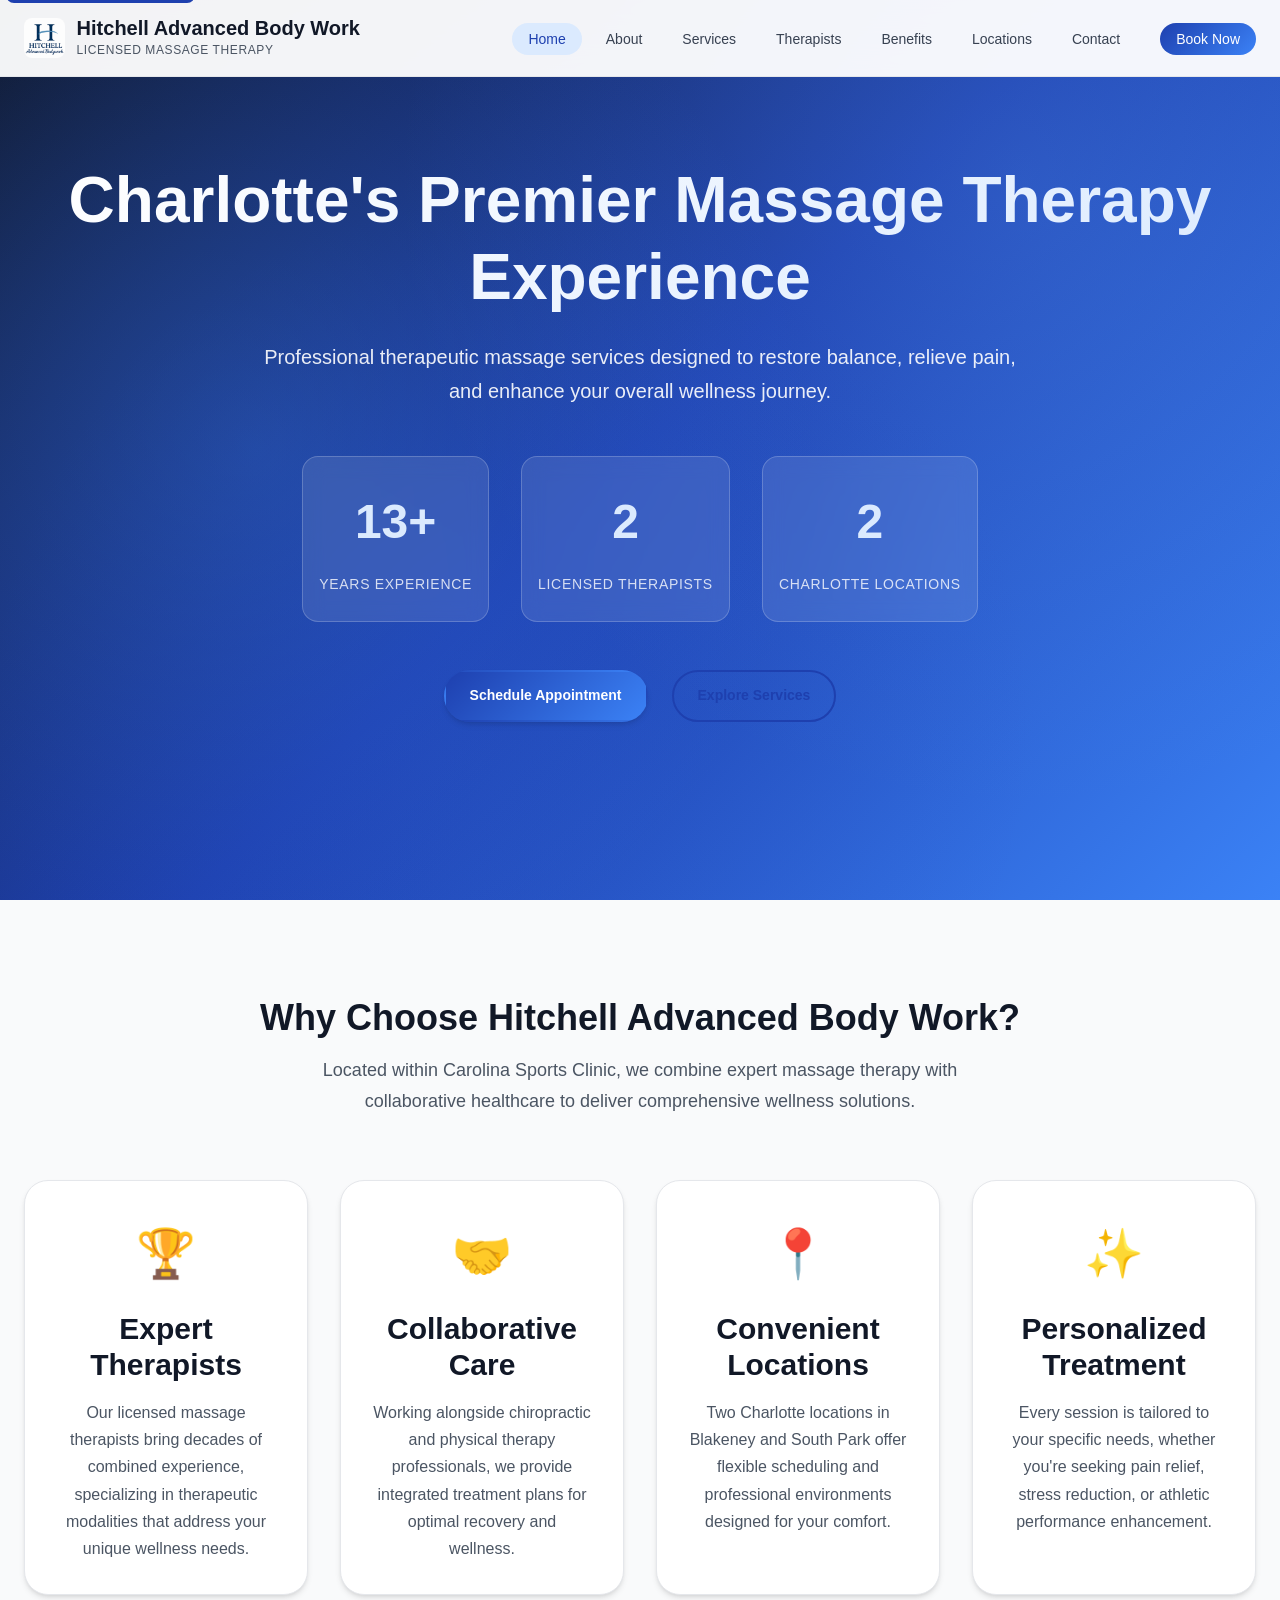
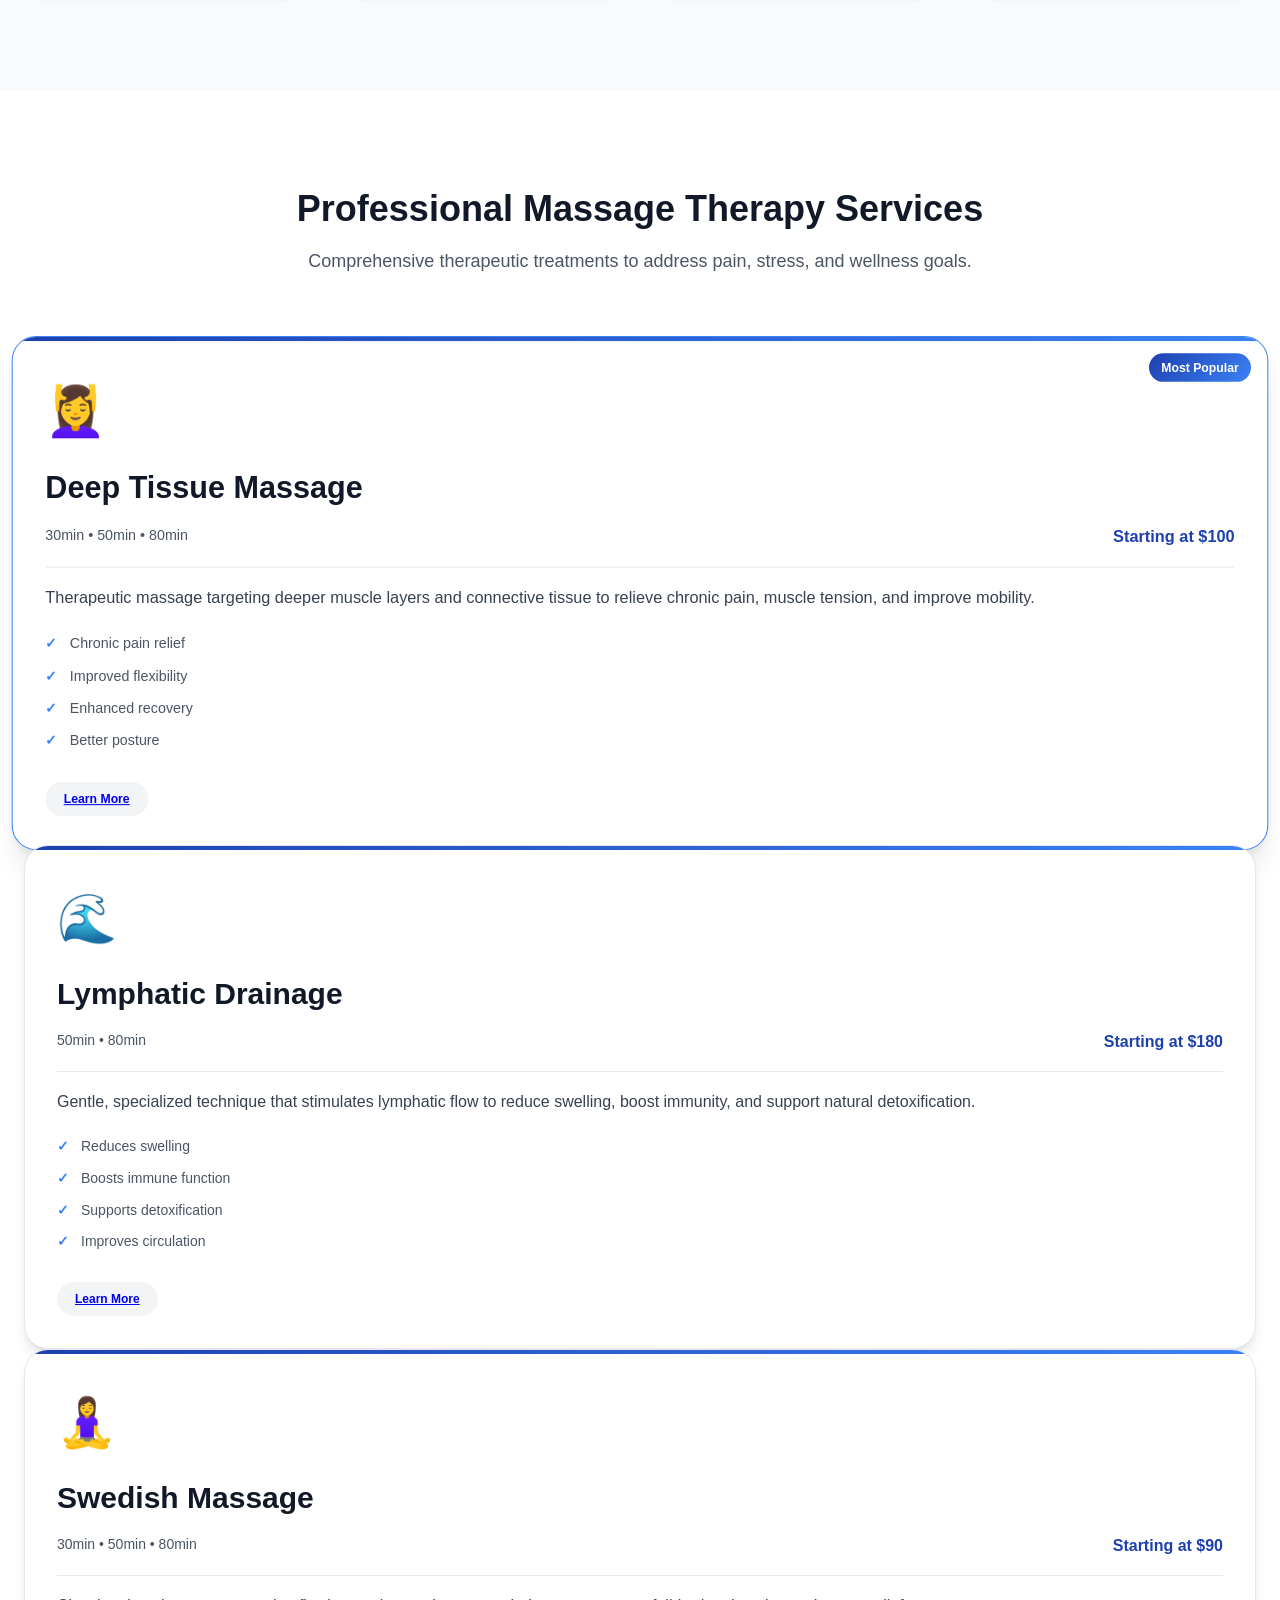
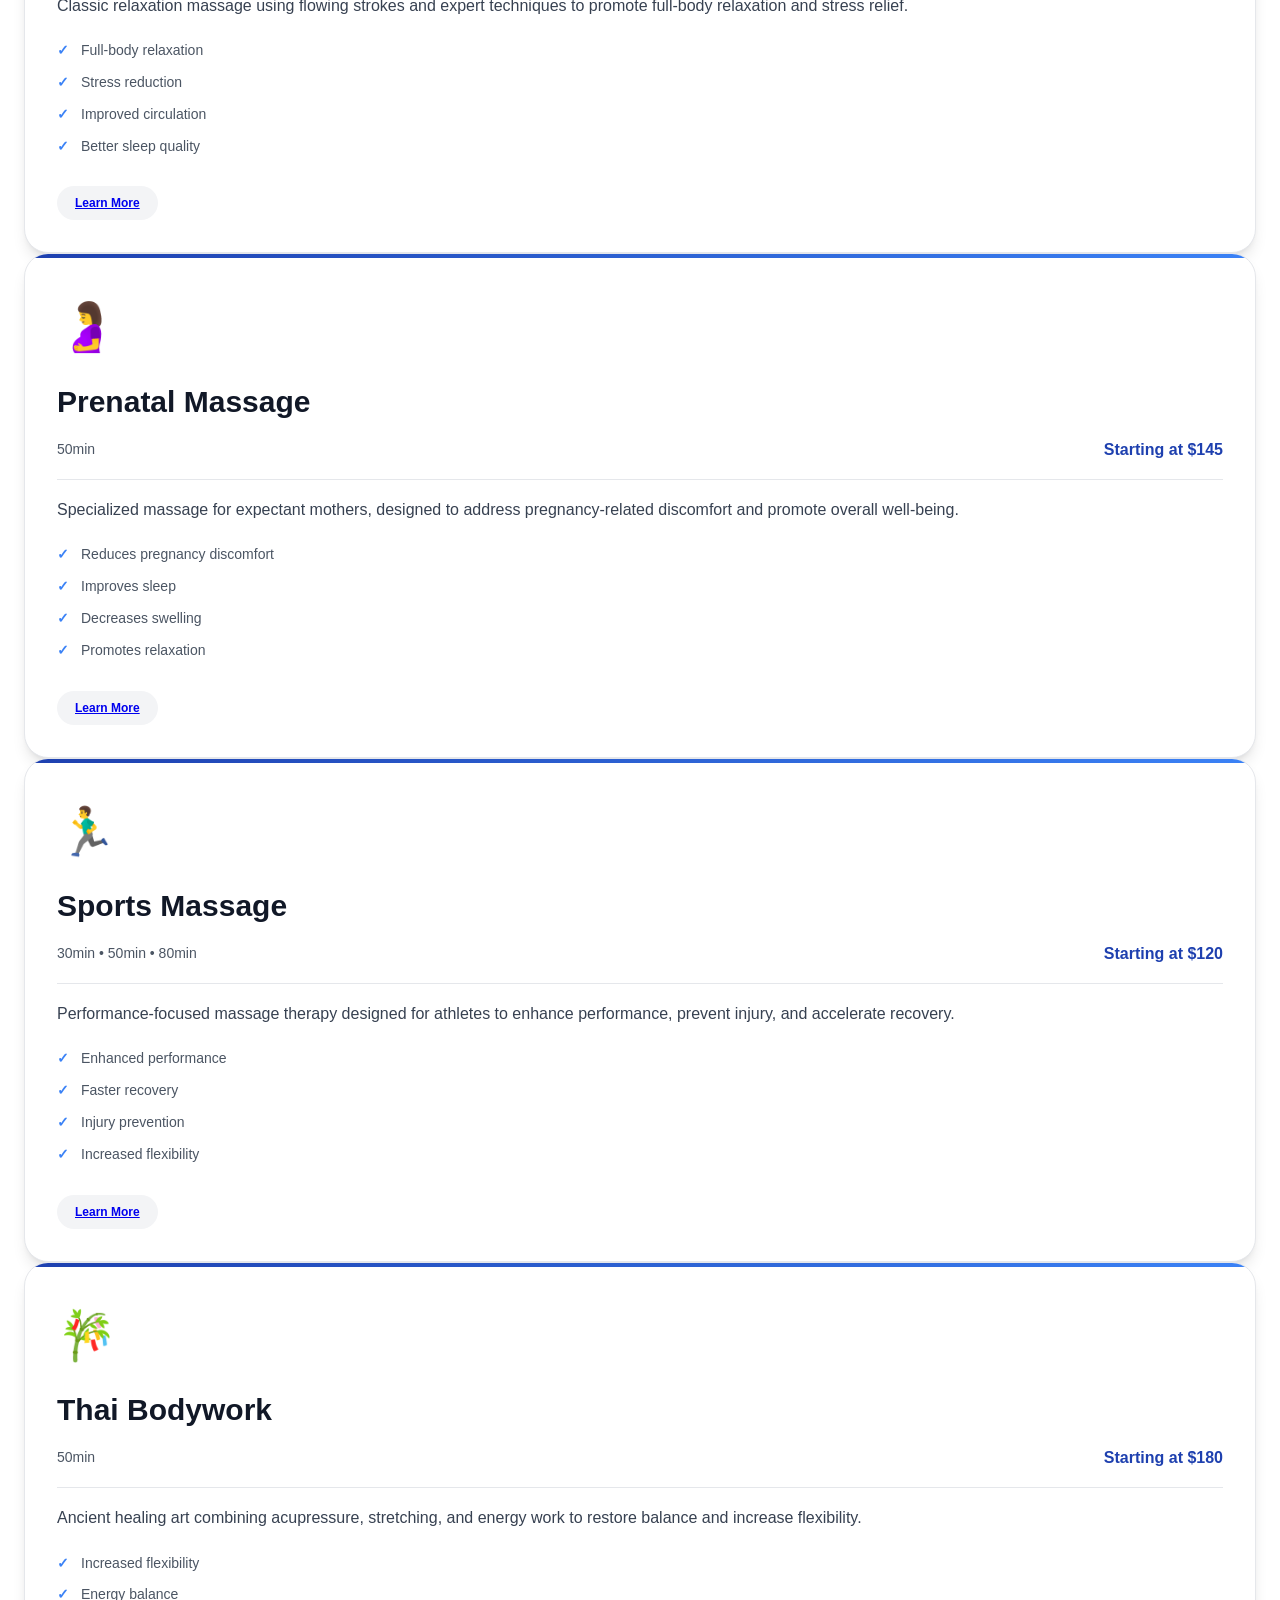
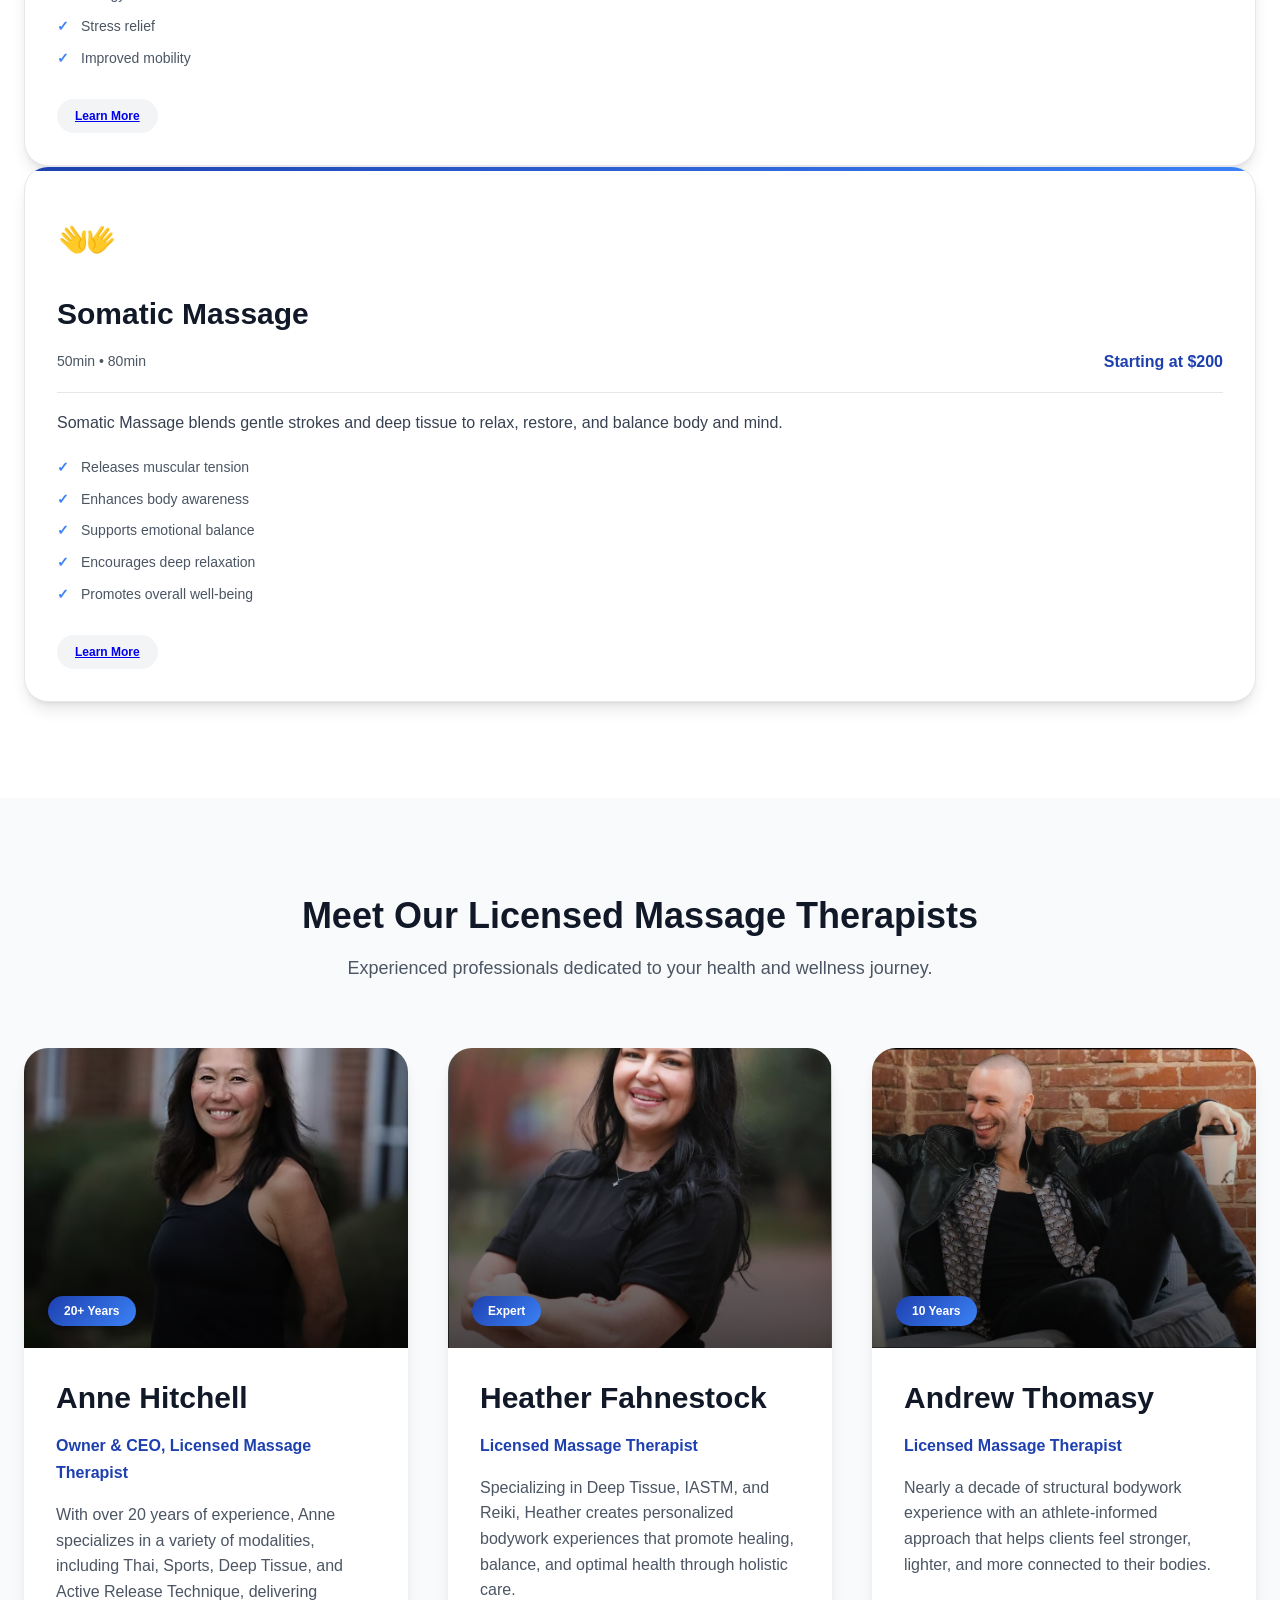
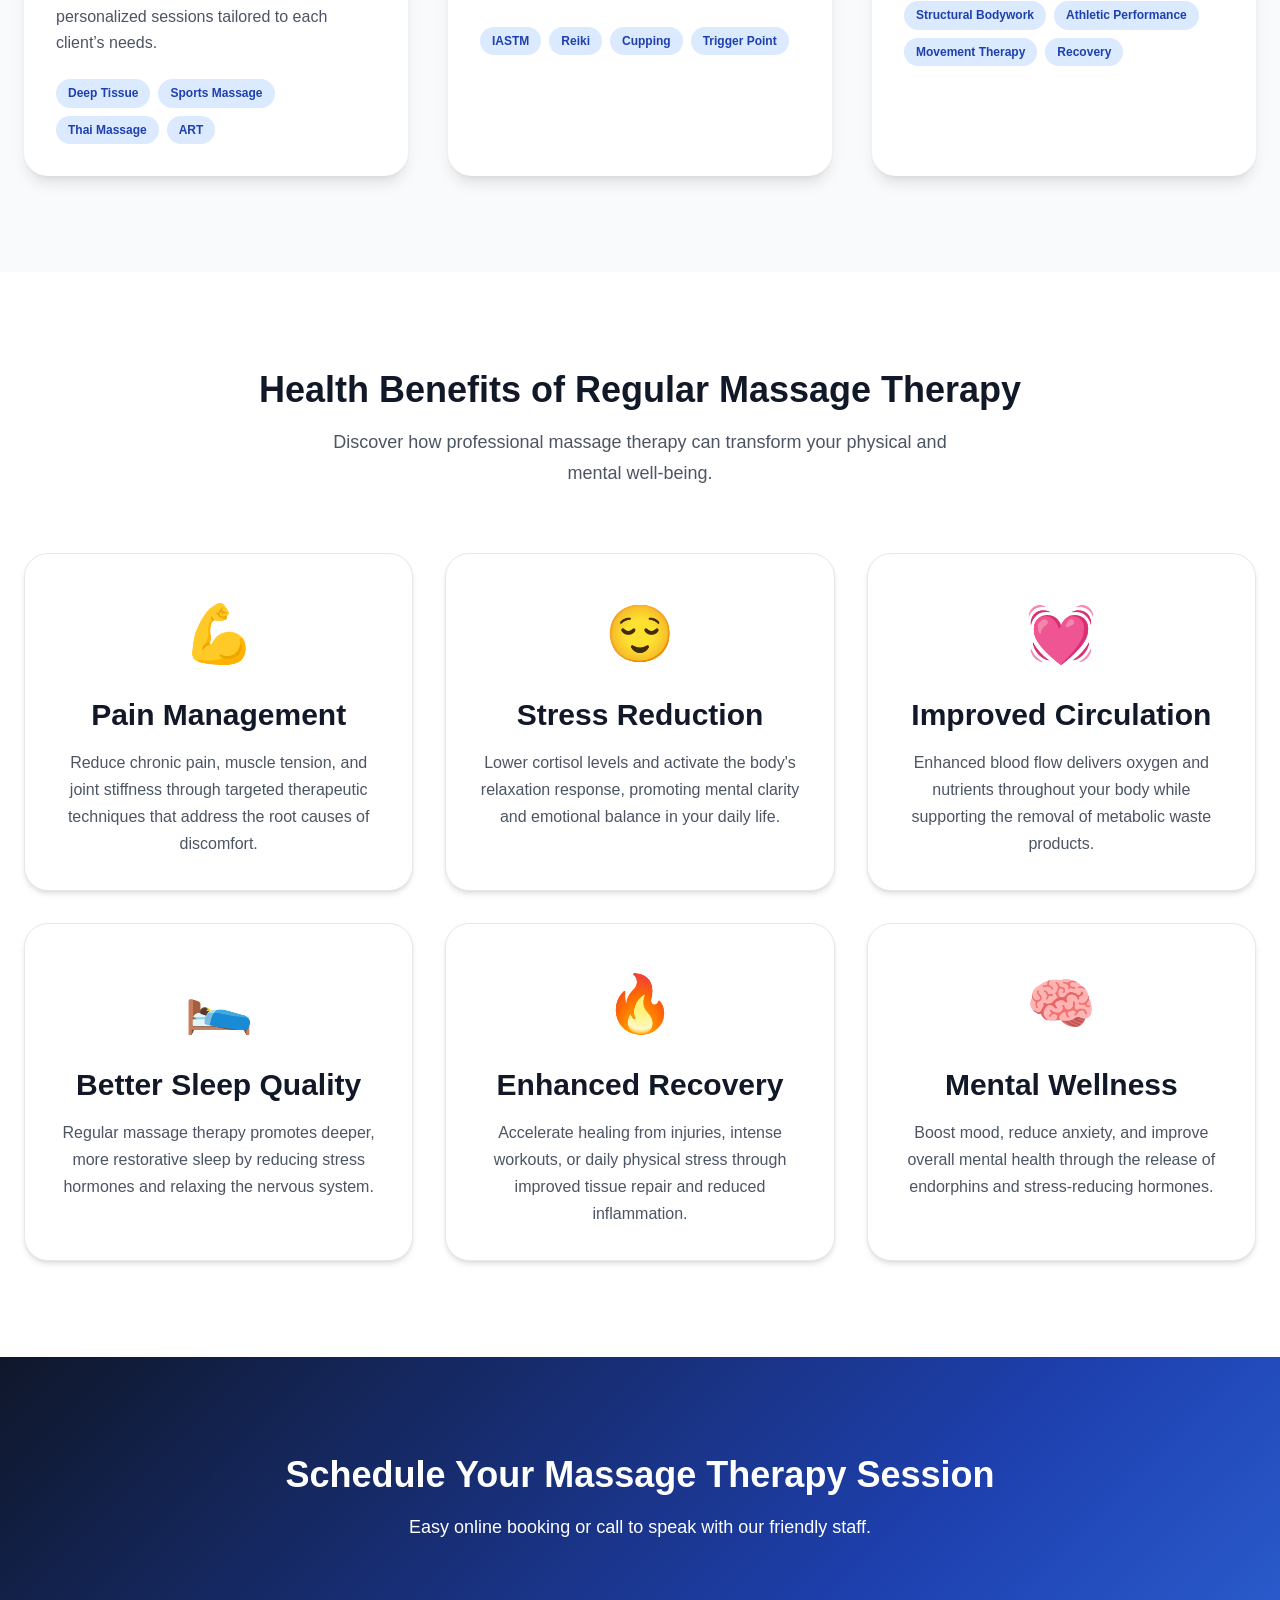
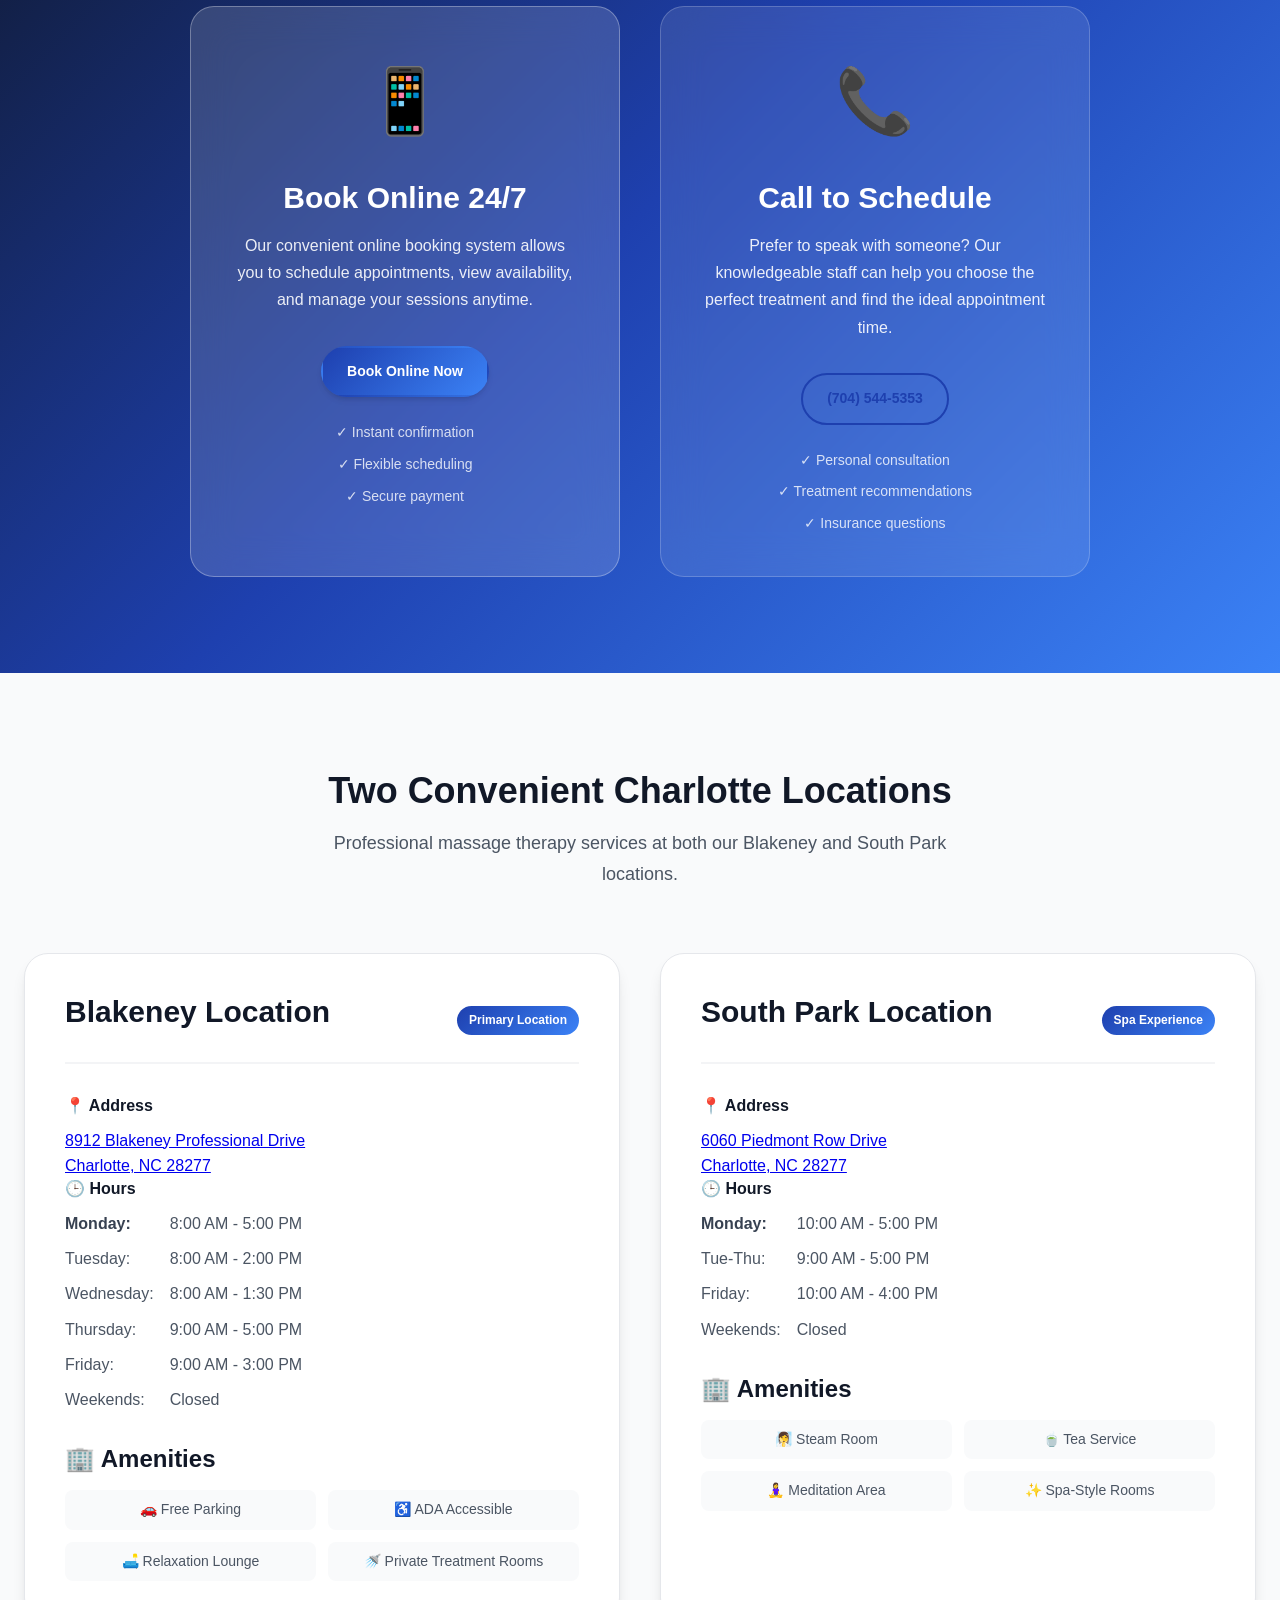
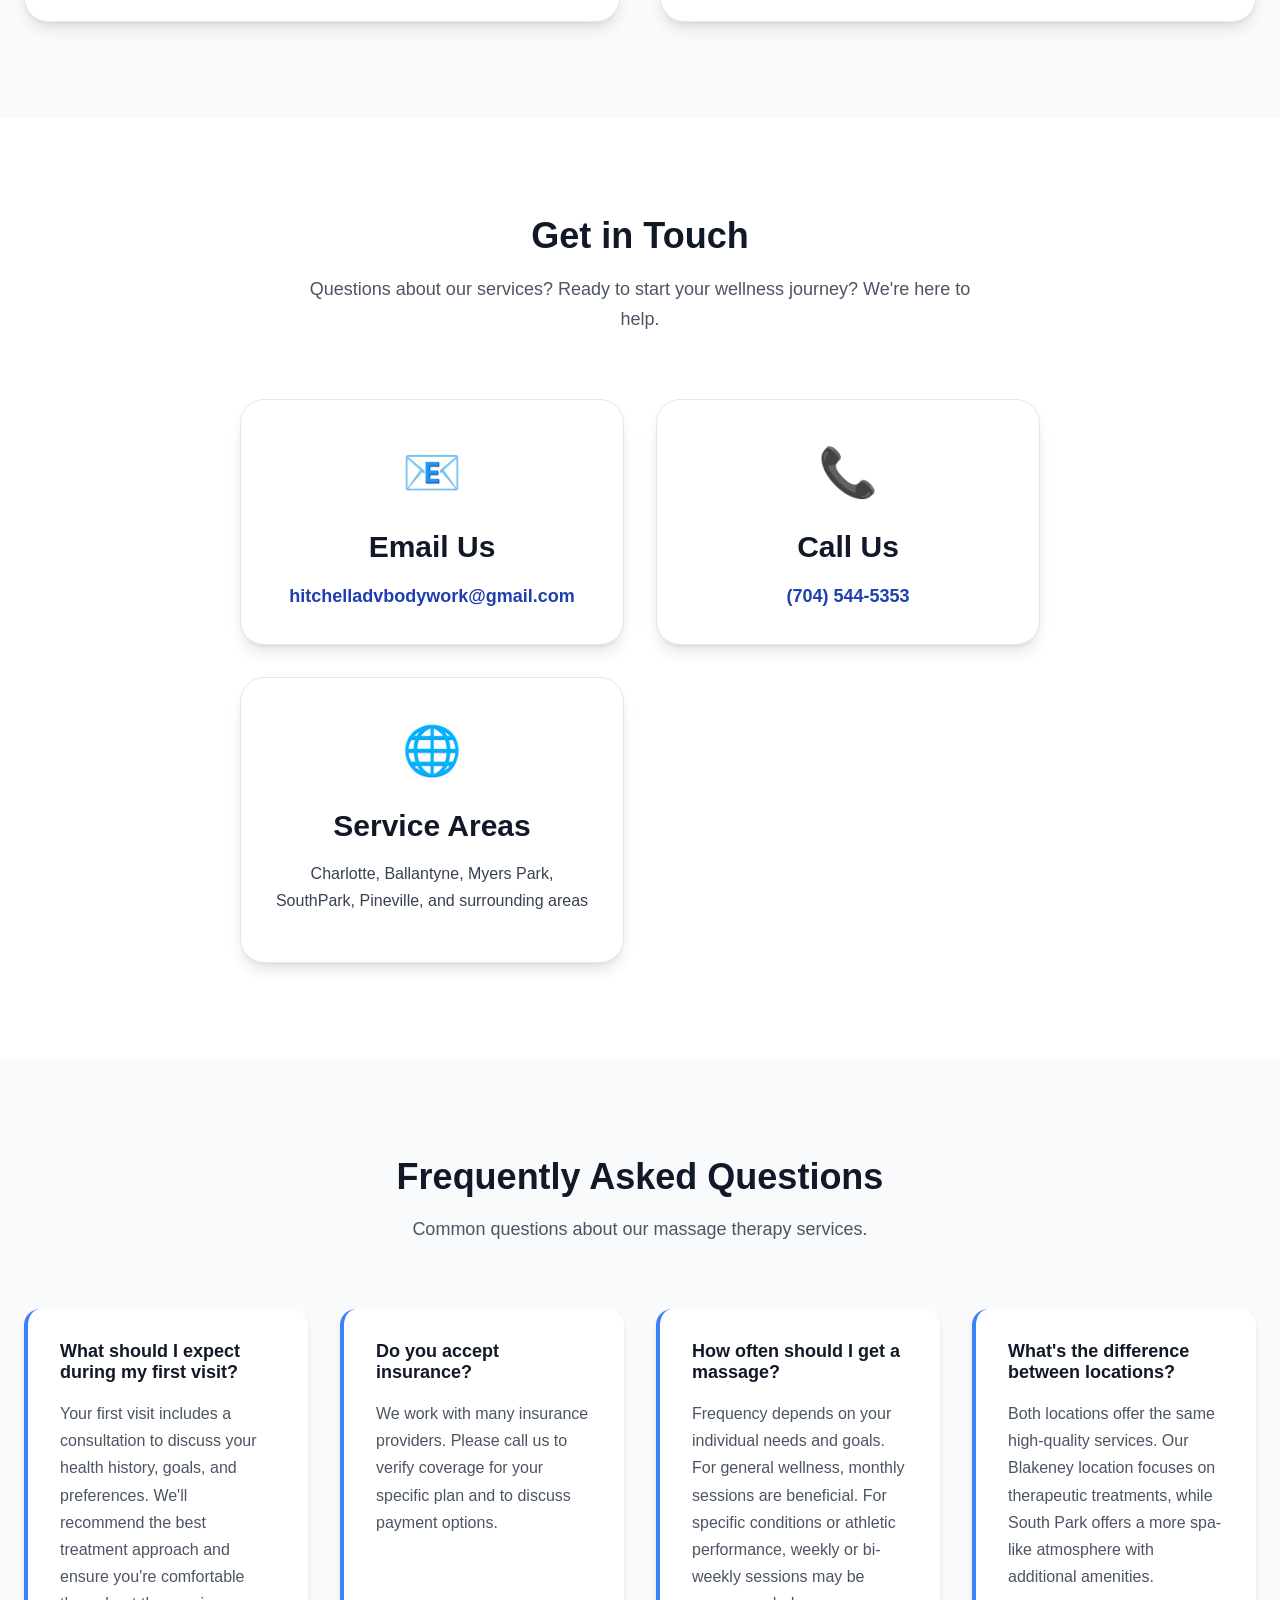
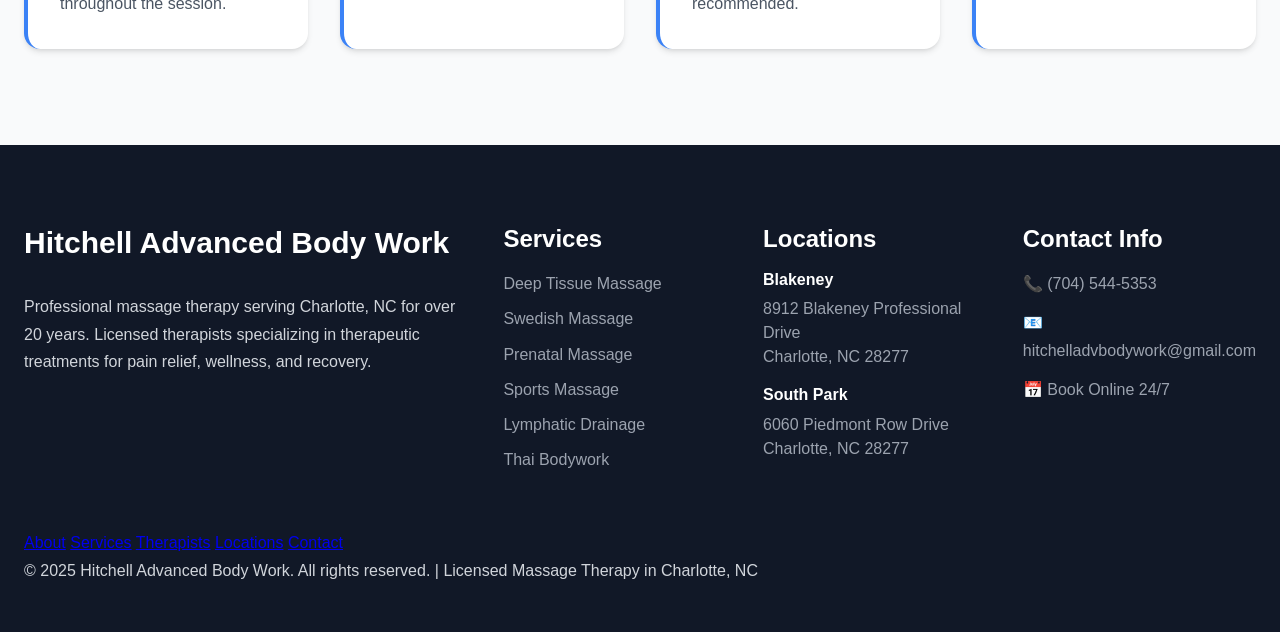
<file: massage_website_seo_html.html>
<!DOCTYPE html>
<html lang="en">
<head>
    <meta charset="UTF-8">
    <meta name="viewport" content="width=device-width, initial-scale=1.0">
    <title>Hitchell Advanced Body Work | Professional Massage Therapy Charlotte NC | Licensed Therapists</title>

    <!-- Enhanced SEO Meta Tags -->
    <meta name="description" content="Expert massage therapy in Charlotte, NC. Licensed therapists offering deep tissue, Swedish, prenatal, sports massage & more. Book online at Blakeney & South Park locations.">
    <meta name="keywords" content="massage therapy Charlotte NC, deep tissue massage, Swedish massage, prenatal massage, sports massage, lymphatic drainage, professional massage therapist, Charlotte massage clinic">
    <meta name="author" content="Hitchell Advanced Body Work">
    <meta name="robots" content="index, follow">
    
    <!-- Local Business Schema -->
    <script type="application/ld+json">
    {
      "@context": "https://schema.org",
      "@type": "LocalBusiness",
      "name": "Hitchell Advanced Body Work",
      "description": "Professional massage therapy services in Charlotte, NC",
      "url": "https://hitchelladvancedbodywork.com",
      "telephone": "+1-704-544-5353",
      "email": "hitchelladvbodywork@gmail.com",
      "address": [
        {
          "@type": "PostalAddress",
          "streetAddress": "8912 Blakeney Professional Drive",
          "addressLocality": "Charlotte",
          "addressRegion": "NC",
          "postalCode": "28277"
        },
        {
          "@type": "PostalAddress",
          "streetAddress": "6060 Piedmont Row Drive",
          "addressLocality": "Charlotte",
          "addressRegion": "NC",
          "postalCode": "28277"
        }
      ],
      "openingHours": ["Mo 08:00-17:00", "Tu 08:00-14:00", "We 08:00-13:30", "Th 09:00-17:00", "Fr 09:00-15:00"],
      "serviceArea": {
        "@type": "GeoCircle",
        "geoMidpoint": {
          "@type": "GeoCoordinates",
          "latitude": "35.1495",
          "longitude": "-80.8414"
        },
        "geoRadius": "25000"
      },
      "priceRange": "$$"
    }
    </script>

    <!-- Favicon -->
    <link rel="icon" type="image/x-icon" href="favicon.ico">
    <link rel="icon" type="image/png" sizes="32x32" href="hitchadv.png">
    <link rel="apple-touch-icon" sizes="180x180" href="hitchadv.png">

    <!-- Open Graph Tags -->
    <meta property="og:title" content="Hitchell Advanced Body Work - Professional Massage Therapy Charlotte NC">
    <meta property="og:description" content="Expert massage therapy services including deep tissue, Swedish, prenatal, and sports massage. Licensed therapists in Charlotte, NC.">
    <meta property="og:type" content="business.business">
    <meta property="og:url" content="https://hitchelladvancedbodywork.com">
    <meta property="og:image" content="https://hitchelladvancedbodywork.com/hitchadv.png">

    <link rel="stylesheet" href="massage_website_seo_css.css">
    <meta name="theme-color" content="#2C5AA0">
</head>

<body>
    <!-- Skip Navigation -->
    <a href="#main-content" class="skip-link">Skip to main content</a>

    <!-- Navigation Header -->
    <nav class="navbar" role="navigation" aria-label="Main navigation">
        <div class="nav-container">
            <div class="nav-brand">
                <img src="hitchadv.png" alt="Hitchell Advanced Body Work Logo" class="nav-logo">
                <div class="brand-text">
                    <h1 class="brand-name">Hitchell Advanced Body Work</h1>
                    <span class="brand-tagline">Licensed Massage Therapy</span>
                </div>
            </div>

            <button class="nav-toggle" aria-label="Toggle navigation menu" aria-expanded="false">
                <span class="hamburger-line"></span>
                <span class="hamburger-line"></span>
                <span class="hamburger-line"></span>
            </button>

            <ul class="nav-menu" role="menubar">
                <li class="nav-item" role="none">
                    <a href="#home" class="nav-link" role="menuitem" aria-current="page">Home</a>
                </li>
                <li class="nav-item" role="none">
                    <a href="#about" class="nav-link" role="menuitem">About</a>
                </li>
                <li class="nav-item" role="none">
                    <a href="#services" class="nav-link" role="menuitem">Services</a>
                </li>
                <li class="nav-item" role="none">
                    <a href="#team" class="nav-link" role="menuitem">Therapists</a>
                </li>
                <li class="nav-item" role="none">
                    <a href="#benefits" class="nav-link" role="menuitem">Benefits</a>
                </li>
                <li class="nav-item" role="none">
                    <a href="#locations" class="nav-link" role="menuitem">Locations</a>
                </li>
                <li class="nav-item" role="none">
                    <a href="#contact" class="nav-link" role="menuitem">Contact</a>
                </li>
                <li class="nav-item nav-cta" role="none">
                    <a href="#booking" class="nav-link cta-nav" role="menuitem">Book Now</a>
                </li>
            </ul>
        </div>
    </nav>

    <main id="main-content" role="main">
        <!-- Hero Section -->
        <section id="home" class="hero-section" aria-labelledby="hero-title">
            <div class="hero-background"></div>
            <div class="hero-content">
                <div class="container">
                    <div class="hero-text">
                        <h2 id="hero-title" class="hero-title">Charlotte's Premier Massage Therapy Experience</h2>
                        <p class="hero-subtitle">Professional therapeutic massage services designed to restore balance, relieve pain, and enhance your overall wellness journey.</p>
                        <div class="hero-stats">
                            <div class="stat-item">
                                <span class="stat-number">20+</span>
                                <span class="stat-label">Years Experience</span>
                            </div>
                            <div class="stat-item">
                                <span class="stat-number">3</span>
                                <span class="stat-label">Licensed Therapists</span>
                            </div>
                            <div class="stat-item">
                                <span class="stat-number">2</span>
                                <span class="stat-label">Charlotte Locations</span>
                            </div>
                        </div>
                        <div class="hero-actions">
                            <a href="#booking" class="btn btn-primary">Schedule Appointment</a>
                            <a href="#services" class="btn btn-outline">Explore Services</a>
                        </div>
                    </div>
                </div>
            </div>
        </section>

        <!-- About Section -->
        <section id="about" class="about-section" aria-labelledby="about-title">
            <div class="container">
                <div class="section-header">
                    <h2 id="about-title">Why Choose Hitchell Advanced Body Work?</h2>
                    <p class="section-subtitle">Located within Carolina Sports Clinic, we combine expert massage therapy with collaborative healthcare to deliver comprehensive wellness solutions.</p>
                </div>
                
                <div class="about-grid">
                    <div class="about-card">
                        <div class="card-icon">🏆</div>
                        <h3>Expert Therapists</h3>
                        <p>Our licensed massage therapists bring decades of combined experience, specializing in therapeutic modalities that address your unique wellness needs.</p>
                    </div>
                    
                    <div class="about-card">
                        <div class="card-icon">🤝</div>
                        <h3>Collaborative Care</h3>
                        <p>Working alongside chiropractic and physical therapy professionals, we provide integrated treatment plans for optimal recovery and wellness.</p>
                    </div>
                    
                    <div class="about-card">
                        <div class="card-icon">📍</div>
                        <h3>Convenient Locations</h3>
                        <p>Two Charlotte locations in Blakeney and South Park offer flexible scheduling and professional environments designed for your comfort.</p>
                    </div>
                    
                    <div class="about-card">
                        <div class="card-icon">✨</div>
                        <h3>Personalized Treatment</h3>
                        <p>Every session is tailored to your specific needs, whether you're seeking pain relief, stress reduction, or athletic performance enhancement.</p>
                    </div>
                </div>
            </div>
        </section>

        <!-- Services Section -->
        <section id="services" class="services-section" aria-labelledby="services-title">
            <div class="container">
                <div class="section-header">
                    <h2 id="services-title">Professional Massage Therapy Services</h2>
                    <p class="section-subtitle">Comprehensive therapeutic treatments to address pain, stress, and wellness goals.</p>
                </div>

                <div class="services-grid">
                    <article class="service-card featured">
                        <div class="service-badge">Most Popular</div>
                        <div class="service-icon">💆‍♀️</div>
                        <h3>Deep Tissue Massage</h3>
                        <div class="service-meta">
                            <span class="duration">30min • 50min • 80min</span>
                            <span class="price">Starting at $100</span>
                        </div>
                        <p>Therapeutic massage targeting deeper muscle layers and connective tissue to relieve chronic pain, muscle tension, and improve mobility.</p>
                        <ul class="service-benefits">
                            <li>Chronic pain relief</li>
                            <li>Improved flexibility</li>
                            <li>Enhanced recovery</li>
                            <li>Better posture</li>
                        </ul>
                        <button class="btn btn-service"><a href="https://mysite.vagaro.com/hitchelladvancedbodyworkblakeney/services">Learn More</a></button>
                    </article>

                    <article class="service-card">
                        <div class="service-icon">🌊</div>
                        <h3>Lymphatic Drainage</h3>
                        <div class="service-meta">
                            <span class="duration">50min • 80min</span>
                            <span class="price">Starting at $180</span>
                        </div>
                        <p>Gentle, specialized technique that stimulates lymphatic flow to reduce swelling, boost immunity, and support natural detoxification.</p>
                        <ul class="service-benefits">
                            <li>Reduces swelling</li>
                            <li>Boosts immune function</li>
                            <li>Supports detoxification</li>
                            <li>Improves circulation</li>
                        </ul>
                        <button class="btn btn-service"><a href="https://mysite.vagaro.com/hitchelladvancedbodyworkblakeney/services">Learn More</a></button>
                    </article>

                    <article class="service-card">
                        <div class="service-icon">🧘‍♀️</div>
                        <h3>Swedish Massage</h3>
                        <div class="service-meta">
                            <span class="duration">30min • 50min • 80min</span>
                            <span class="price">Starting at $90</span>
                        </div>
                        <p>Classic relaxation massage using flowing strokes and expert techniques to promote full-body relaxation and stress relief.</p>
                        <ul class="service-benefits">
                            <li>Full-body relaxation</li>
                            <li>Stress reduction</li>
                            <li>Improved circulation</li>
                            <li>Better sleep quality</li>
                        </ul>
                        <button class="btn btn-service"><a href="https://mysite.vagaro.com/hitchelladvancedbodyworkblakeney/services">Learn More</a></button>
                    </article>

                    <article class="service-card">
                        <div class="service-icon">🤰</div>
                        <h3>Prenatal Massage</h3>
                        <div class="service-meta">
                            <span class="duration">50min</span>
                            <span class="price">Starting at $145</span>
                        </div>
                        <p>Specialized massage for expectant mothers, designed to address pregnancy-related discomfort and promote overall well-being.</p>
                        <ul class="service-benefits">
                            <li>Reduces pregnancy discomfort</li>
                            <li>Improves sleep</li>
                            <li>Decreases swelling</li>
                            <li>Promotes relaxation</li>
                        </ul>
                        <button class="btn btn-service"><a href="https://mysite.vagaro.com/hitchelladvancedbodyworkblakeney/services">Learn More</a></button>
                    </article>

                    <article class="service-card">
                        <div class="service-icon">🏃‍♂️</div>
                        <h3>Sports Massage</h3>
                        <div class="service-meta">
                            <span class="duration">30min • 50min • 80min</span>
                            <span class="price">Starting at $120</span>
                        </div>
                        <p>Performance-focused massage therapy designed for athletes to enhance performance, prevent injury, and accelerate recovery.</p>
                        <ul class="service-benefits">
                            <li>Enhanced performance</li>
                            <li>Faster recovery</li>
                            <li>Injury prevention</li>
                            <li>Increased flexibility</li>
                        </ul>
                        <button class="btn btn-service"><a href="https://mysite.vagaro.com/hitchelladvancedbodyworkblakeney/services">Learn More</a></button>
                    </article>

                    <article class="service-card">
                        <div class="service-icon">🎋</div>
                        <h3>Thai Bodywork</h3>
                        <div class="service-meta">
                            <span class="duration">50min</span>
                            <span class="price">Starting at $180</span>
                        </div>
                        <p>Ancient healing art combining acupressure, stretching, and energy work to restore balance and increase flexibility.</p>
                        <ul class="service-benefits">
                            <li>Increased flexibility</li>
                            <li>Energy balance</li>
                            <li>Stress relief</li>
                            <li>Improved mobility</li>
                        </ul>
                        <button class="btn btn-service"><a href="https://mysite.vagaro.com/hitchelladvancedbodyworkblakeney/services">Learn More</a></button>
                    </article>
                    <article class="service-card">
                        <div class="service-icon">👐</div>
                        <h3>Somatic Massage</h3>
                        <div class="service-meta">
                            <span class="duration">50min • 80min </span>
                            <span class="price">Starting at $200</span>
                        </div>
                        <p>Somatic Massage blends gentle strokes and deep tissue to relax, restore, and balance body and mind.</p>
                        <ul class="service-benefits">
                            <li>Releases muscular tension</li>
                            <li>Enhances body awareness</li>
                            <li>Supports emotional balance</li>
                            <li>Encourages deep relaxation</li>
                            <li>Promotes overall well-being</li>
                        </ul>
                        <button class="btn btn-service"><a href="https://mysite.vagaro.com/hitchelladvancedbodyworkblakeney/services">Learn More</a></button>
                    </article>
                </div>
            </div>
        </section>

        <!-- Team Section -->
        <section id="team" class="team-section" aria-labelledby="team-title">
            <div class="container">
                <div class="section-header">
                    <h2 id="team-title">Meet Our Licensed Massage Therapists</h2>
                    <p class="section-subtitle">Experienced professionals dedicated to your health and wellness journey.</p>
                </div>

                <div class="team-grid">
                    <article class="team-card">
                        <div class="team-image">
                            <img src="aHitch.avif" alt="Anne Hitchel - Owner and Licensed Massage Therapist" loading="lazy">
                            <div class="team-overlay">
                                <div class="team-social">
                                    <span class="experience-badge">20+ Years</span>
                                </div>
                            </div>
                        </div>
                        <div class="team-content">
                            <h3>Anne Hitchell</h3>
                            <p class="team-role">Owner & CEO, Licensed Massage Therapist</p>
                            <p class="team-bio">With over 20 years of experience, Anne specializes in a variety of modalities, including Thai, Sports, Deep Tissue, and Active Release Technique, delivering personalized sessions tailored to each client’s needs.</p>
                            <div class="team-specialties">
                                <span class="specialty">Deep Tissue</span>
                                <span class="specialty">Sports Massage</span>
                                <span class="specialty">Thai Massage</span>
                                <span class="specialty">ART</span>
                            </div>
                        </div>
                    </article>

                    <article class="team-card">
                        <div class="team-image">
                            <img src="HFahne.png" alt="Heather Fahnestock - Licensed Massage Therapist" loading="lazy">
                            <div class="team-overlay">
                                <div class="team-social">
                                    <span class="experience-badge">Expert</span>
                                </div>
                            </div>
                        </div>
                        <div class="team-content">
                            <h3>Heather Fahnestock</h3>
                            <p class="team-role">Licensed Massage Therapist</p>
                            <p class="team-bio">Specializing in Deep Tissue, IASTM, and Reiki, Heather creates personalized bodywork experiences that promote healing, balance, and optimal health through holistic care.</p>
                            <div class="team-specialties">
                                <span class="specialty">IASTM</span>
                                <span class="specialty">Reiki</span>
                                <span class="specialty">Cupping</span>
                                <span class="specialty">Trigger Point</span>
                            </div>
                        </div>
                    </article>

                    <article class="team-card">
                        <div class="team-image">
                            <img src="andrewthomasy.png" alt="Andrew Thomasy - Licensed Massage Therapist" loading="lazy">
                            <div class="team-overlay">
                                <div class="team-social">
                                    <span class="experience-badge">10 Years</span>
                                </div>
                            </div>
                        </div>
                        <div class="team-content">
                            <h3>Andrew Thomasy</h3>
                            <p class="team-role">Licensed Massage Therapist</p>
                            <p class="team-bio">Nearly a decade of structural bodywork experience with an athlete-informed approach that helps clients feel stronger, lighter, and more connected to their bodies.</p>
                            <div class="team-specialties">
                                <span class="specialty">Structural Bodywork</span>
                                <span class="specialty">Athletic Performance</span>
                                <span class="specialty">Movement Therapy</span>
                                <span class="specialty">Recovery</span>
                            </div>
                        </div>
                    </article>
                </div>
            </div>
        </section>

        <!-- Benefits Section -->
        <section id="benefits" class="benefits-section" aria-labelledby="benefits-title">
            <div class="container">
                <div class="section-header">
                    <h2 id="benefits-title">Health Benefits of Regular Massage Therapy</h2>
                    <p class="section-subtitle">Discover how professional massage therapy can transform your physical and mental well-being.</p>
                </div>

                <div class="benefits-grid">
                    <div class="benefit-card">
                        <div class="benefit-icon">💪</div>
                        <h3>Pain Management</h3>
                        <p>Reduce chronic pain, muscle tension, and joint stiffness through targeted therapeutic techniques that address the root causes of discomfort.</p>
                    </div>

                    <div class="benefit-card">
                        <div class="benefit-icon">😌</div>
                        <h3>Stress Reduction</h3>
                        <p>Lower cortisol levels and activate the body's relaxation response, promoting mental clarity and emotional balance in your daily life.</p>
                    </div>

                    <div class="benefit-card">
                        <div class="benefit-icon">💓</div>
                        <h3>Improved Circulation</h3>
                        <p>Enhanced blood flow delivers oxygen and nutrients throughout your body while supporting the removal of metabolic waste products.</p>
                    </div>

                    <div class="benefit-card">
                        <div class="benefit-icon">🛌</div>
                        <h3>Better Sleep Quality</h3>
                        <p>Regular massage therapy promotes deeper, more restorative sleep by reducing stress hormones and relaxing the nervous system.</p>
                    </div>

                    <div class="benefit-card">
                        <div class="benefit-icon">🔥</div>
                        <h3>Enhanced Recovery</h3>
                        <p>Accelerate healing from injuries, intense workouts, or daily physical stress through improved tissue repair and reduced inflammation.</p>
                    </div>

                    <div class="benefit-card">
                        <div class="benefit-icon">🧠</div>
                        <h3>Mental Wellness</h3>
                        <p>Boost mood, reduce anxiety, and improve overall mental health through the release of endorphins and stress-reducing hormones.</p>
                    </div>
                </div>
            </div>
        </section>

        <!-- Booking Section -->
        <section id="booking" class="booking-section" aria-labelledby="booking-title">
            <div class="container">
                <div class="section-header">
                    <h2 id="booking-title">Schedule Your Massage Therapy Session</h2>
                    <p class="section-subtitle" id="makewhite">Easy online booking or call to speak with our friendly staff.</p>
                </div>

                <div class="booking-options">
                    <div class="booking-card primary">
                        <div class="booking-icon">📱</div>
                        <h3>Book Online 24/7</h3>
                        <p>Our convenient online booking system allows you to schedule appointments, view availability, and manage your sessions anytime.</p>
                        <a href="https://mysite.vagaro.com/hitchelladvancedbodyworkblakeney/home" 
                           target="_blank" 
                           rel="noopener noreferrer" 
                           class="btn btn-primary">
                            Book Online Now
                        </a>
                        <div class="booking-features">
                            <span>✓ Instant confirmation</span>
                            <span>✓ Flexible scheduling</span>
                            <span>✓ Secure payment</span>
                        </div>
                    </div>

                    <div class="booking-card">
                        <div class="booking-icon">📞</div>
                        <h3>Call to Schedule</h3>
                        <p>Prefer to speak with someone? Our knowledgeable staff can help you choose the perfect treatment and find the ideal appointment time.</p>
                        <a href="tel:+17045445353" class="btn btn-outline phone-btn">
                            (704) 544-5353
                        </a>
                        <div class="booking-features">
                            <span>✓ Personal consultation</span>
                            <span>✓ Treatment recommendations</span>
                            <span>✓ Insurance questions</span>
                        </div>
                    </div>
                </div>
            </div>
        </section>

        <!-- Locations Section -->
        <section id="locations" class="locations-section" aria-labelledby="locations-title">
            <div class="container">
                <div class="section-header">
                    <h2 id="locations-title">Two Convenient Charlotte Locations</h2>
                    <p class="section-subtitle">Professional massage therapy services at both our Blakeney and South Park locations.</p>
                </div>

                <div class="locations-grid">
                    <article class="location-card">
                        <div class="location-header">
                            <h3>Blakeney Location</h3>
                            <div class="location-badge">Primary Location</div>
                        </div>
                        
                        <div class="location-content">
                            <div class="location-info">
                                <div class="info-group">
                                    <h4>📍 Address</h4>
                                    <address>
                                        <a href="https://www.google.com/maps/place/8912+Blakeney+Professional+Dr,+Charlotte,+NC+28277/data=!4m2!3m1!1s0x88542802fa7e78d1:0xdeff4538cecf739a?sa=X&ved=1t:242&ictx=111">
                                            8912 Blakeney Professional Drive<br>
                                            Charlotte, NC 28277
                                        </a>
                                    </address>
                                </div>

                                <div class="info-group">
                                    <h4>🕒 Hours</h4>
                                    <div class="hours-grid">
                                        <span>Monday:</span><span>8:00 AM - 5:00 PM</span>
                                        <span>Tuesday:</span><span>8:00 AM - 2:00 PM</span>
                                        <span>Wednesday:</span><span>8:00 AM - 1:30 PM</span>
                                        <span>Thursday:</span><span>9:00 AM - 5:00 PM</span>
                                        <span>Friday:</span><span>9:00 AM - 3:00 PM</span>
                                        <span>Weekends:</span><span>Closed</span>
                                    </div>
                                </div>
                            </div>

                            <div class="location-amenities">
                                <h4>🏢 Amenities</h4>
                                <div class="amenities-grid">
                                    <span>🚗 Free Parking</span>
                                    <span>♿ ADA Accessible</span>
                                    <span>🛋️ Relaxation Lounge</span>
                                    <span>🚿 Private Treatment Rooms</span>
                                </div>
                            </div>
                        </div>
                    </article>

                    <article class="location-card">
                        <div class="location-header">
                            <h3>South Park Location</h3>
                            <div class="location-badge">Spa Experience</div>
                        </div>
                        
                        <div class="location-content">
                            <div class="location-info">
                                <div class="info-group">
                                    <h4>📍 Address</h4>
                                    <address>
                                        <a href="https://www.google.com/maps/place/6060+Piedmont+Row+Dr,+Charlotte,+NC+28210/data=!4m2!3m1!1s0x88569e68d81b9831:0x7cf42395c311ebec?sa=X&ved=1t:242&ictx=111">
                                            6060 Piedmont Row Drive<br>
                                            Charlotte, NC 28277
                                        </a>
                                    </address>
                                </div>

                                <div class="info-group">
                                    <h4>🕒 Hours</h4>
                                    <div class="hours-grid">
                                        <span>Monday:</span><span>10:00 AM - 5:00 PM</span>
                                        <span>Tue-Thu:</span><span>9:00 AM - 5:00 PM</span>
                                        <span>Friday:</span><span>10:00 AM - 4:00 PM</span>
                                        <span>Weekends:</span><span>Closed</span>
                                    </div>
                                </div>
                            </div>

                            <div class="location-amenities">
                                <h4>🏢 Amenities</h4>
                                <div class="amenities-grid">
                                    <span>🧖‍♀️ Steam Room</span>
                                    <span>🍵 Tea Service</span>
                                    <span>🧘‍♀️ Meditation Area</span>
                                    <span>✨ Spa-Style Rooms</span>
                                </div>
                            </div>
                        </div>
                    </article>
                </div>
            </div>
        </section>

        <!-- Contact Section -->
        <section id="contact" class="contact-section" aria-labelledby="contact-title">
            <div class="container">
                <div class="section-header">
                    <h2 id="contact-title">Get in Touch</h2>
                    <p class="section-subtitle">Questions about our services? Ready to start your wellness journey? We're here to help.</p>
                </div>

                <div class="contact-wrapper">
                    <div class="contact-info">
                        <div class="contact-card">
                            <div class="contact-icon">📧</div>
                            <h3>Email Us</h3>
                            <a href="mailto:hitchelladvbodywork@gmail.com" class="contact-link">
                                hitchelladvbodywork@gmail.com
                            </a>
                        </div>

                        <div class="contact-card">
                            <div class="contact-icon">📞</div>
                            <h3>Call Us</h3>
                            <a href="tel:+17045445353" class="contact-link">
                                (704) 544-5353
                            </a>
                        </div>

                        <div class="contact-card">
                            <div class="contact-icon">🌐</div>
                            <h3>Service Areas</h3>
                            <p>Charlotte, Ballantyne, Myers Park, SouthPark, Pineville, and surrounding areas</p>
                        </div>
                    </div>
                </div>
            </div>
        </section>

        <!-- FAQ Section -->
        <section class="faq-section" aria-labelledby="faq-title">
            <div class="container">
                <div class="section-header">
                    <h2 id="faq-title">Frequently Asked Questions</h2>
                    <p class="section-subtitle">Common questions about our massage therapy services.</p>
                </div>

                <div class="faq-grid">
                    <div class="faq-item">
                        <h3>What should I expect during my first visit?</h3>
                        <p>Your first visit includes a consultation to discuss your health history, goals, and preferences. We'll recommend the best treatment approach and ensure you're comfortable throughout the session.</p>
                    </div>

                    <div class="faq-item">
                        <h3>Do you accept insurance?</h3>
                        <p>We work with many insurance providers. Please call us to verify coverage for your specific plan and to discuss payment options.</p>
                    </div>

                    <div class="faq-item">
                        <h3>How often should I get a massage?</h3>
                        <p>Frequency depends on your individual needs and goals. For general wellness, monthly sessions are beneficial. For specific conditions or athletic performance, weekly or bi-weekly sessions may be recommended.</p>
                    </div>

                    <div class="faq-item">
                        <h3>What's the difference between locations?</h3>
                        <p>Both locations offer the same high-quality services. Our Blakeney location focuses on therapeutic treatments, while South Park offers a more spa-like atmosphere with additional amenities.</p>
                    </div>
                </div>
            </div>
        </section>
    </main>

    <footer class="footer" role="contentinfo">
        <div class="container">
            <div class="footer-content">
                <div class="footer-section">
                    <div class="footer-brand">
                        
                        <h3>Hitchell Advanced Body Work</h3>
                        <p>Professional massage therapy serving Charlotte, NC for over 20 years. Licensed therapists specializing in therapeutic treatments for pain relief, wellness, and recovery.</p>
                    </div>
                </div>

                <div class="footer-section">
                    <h4>Services</h4>
                    <ul>
                        <li><a href="#services">Deep Tissue Massage</a></li>
                        <li><a href="#services">Swedish Massage</a></li>
                        <li><a href="#services">Prenatal Massage</a></li>
                        <li><a href="#services">Sports Massage</a></li>
                        <li><a href="#services">Lymphatic Drainage</a></li>
                        <li><a href="#services">Thai Bodywork</a></li>
                    </ul>
                </div>

                <div class="footer-section">
                    <h4>Locations</h4>
                    <div class="footer-location">
                        <h5>Blakeney</h5>
                        <address>
                            8912 Blakeney Professional Drive<br>
                            Charlotte, NC 28277
                        </address>
                    </div>
                    <div class="footer-location">
                        <h5>South Park</h5>
                        <address>
                            6060 Piedmont Row Drive<br>
                            Charlotte, NC 28277
                        </address>
                    </div>
                </div>

                <div class="footer-section">
                    <h4>Contact Info</h4>
                    <div class="contact-details">
                        <a href="tel:+17045445353" class="footer-contact">
                            📞 (704) 544-5353
                        </a>
                        <a href="mailto:hitchelladvbodywork@gmail.com" class="footer-contact">
                            📧 hitchelladvbodywork@gmail.com
                        </a>
                        <a href="#booking" class="footer-contact">
                            📅 Book Online 24/7
                        </a>
                    </div>
                </div>
            </div>

            <div class="footer-bottom">
                <div class="footer-links">
                    <a href="#about">About</a>
                    <a href="#services">Services</a>
                    <a href="#team">Therapists</a>
                    <a href="#locations">Locations</a>
                    <a href="#contact">Contact</a>
                </div>
                <p class="copyright">&copy; 2025 Hitchell Advanced Body Work. All rights reserved. | Licensed Massage Therapy in Charlotte, NC</p>
            </div>
        </div>
    </footer>

    <script>
        // Enhanced Navigation
        const navToggle = document.querySelector('.nav-toggle');
        const navMenu = document.querySelector('.nav-menu');
        const navLinks = document.querySelectorAll('.nav-link');

        // Mobile menu toggle
        navToggle.addEventListener('click', () => {
            const isExpanded = navToggle.getAttribute('aria-expanded') === 'true';
            navToggle.setAttribute('aria-expanded', !isExpanded);
            navMenu.classList.toggle('active');
            document.body.classList.toggle('nav-open');
        });

        // Close mobile menu when clicking links
        navLinks.forEach(link => {
            link.addEventListener('click', () => {
                navMenu.classList.remove('active');
                navToggle.setAttribute('aria-expanded', 'false');
                document.body.classList.remove('nav-open');
            });
        });

        // Smooth scrolling with offset for fixed nav
        document.querySelectorAll('a[href^="#"]').forEach(anchor => {
            anchor.addEventListener('click', function (e) {
                e.preventDefault();
                const target = document.querySelector(this.getAttribute('href'));
                if (target) {
                    const navHeight = document.querySelector('.navbar').offsetHeight;
                    const targetPosition = target.offsetTop - navHeight - 20;
                    
                    window.scrollTo({
                        top: targetPosition,
                        behavior: 'smooth'
                    });
                }
            });
        });

        // Active nav link highlighting
        window.addEventListener('scroll', () => {
            const sections = document.querySelectorAll('section[id]');
            const navHeight = document.querySelector('.navbar').offsetHeight;
            let currentSection = '';

            sections.forEach(section => {
                const sectionTop = section.offsetTop - navHeight - 50;
                const sectionHeight = section.offsetHeight;
                
                if (window.pageYOffset >= sectionTop && 
                    window.pageYOffset < sectionTop + sectionHeight) {
                    currentSection = section.getAttribute('id');
                }
            });

            navLinks.forEach(link => {
                link.classList.remove('active');
                if (link.getAttribute('href') === '#' + currentSection) {
                    link.classList.add('active');
                    link.setAttribute('aria-current', 'page');
                } else {
                    link.removeAttribute('aria-current');
                }
            });
        });

        // Navbar background on scroll
        window.addEventListener('scroll', () => {
            const navbar = document.querySelector('.navbar');
            if (window.scrollY > 50) {
                navbar.classList.add('scrolled');
            } else {
                navbar.classList.remove('scrolled');
            }
        });

        // Enhanced button interactions
        document.querySelectorAll('.btn').forEach(button => {
            button.addEventListener('mouseenter', function() {
                this.style.transform = 'translateY(-2px) scale(1.02)';
            });
            
            button.addEventListener('mouseleave', function() {
                this.style.transform = 'translateY(0) scale(1)';
            });
        });

        // Service card interactions
        document.querySelectorAll('.service-card').forEach(card => {
            card.addEventListener('mouseenter', function() {
                this.style.transform = 'translateY(-10px)';
            });
            
            card.addEventListener('mouseleave', function() {
                this.style.transform = 'translateY(0)';
            });
        });

        // Counter animation for hero stats
        const animateCounters = () => {
            const counters = document.querySelectorAll('.stat-number');
            const speed = 200;

            counters.forEach(counter => {
                const target = parseInt(counter.textContent.replace('+', ''));
                const increment = target / speed;
                let current = 0;

                const updateCounter = () => {
                    if (current < target) {
                        current += increment;
                        counter.textContent = Math.ceil(current) + (counter.textContent.includes('+') ? '+' : '');
                        setTimeout(updateCounter, 1);
                    } else {
                        counter.textContent = target + (counter.textContent.includes('+') ? '+' : '');
                    }
                };

                updateCounter();
            });
        };

        // Intersection Observer for animations
        const observerOptions = {
            threshold: 0.1,
            rootMargin: '0px 0px -50px 0px'
        };

        const observer = new IntersectionObserver((entries) => {
            entries.forEach(entry => {
                if (entry.isIntersecting) {
                    entry.target.classList.add('animate-in');
                    
                    // Trigger counter animation for hero stats
                    if (entry.target.querySelector('.hero-stats')) {
                        animateCounters();
                    }
                }
            });
        }, observerOptions);

        // Observe sections for animation
        document.querySelectorAll('section, .about-card, .service-card, .team-card, .benefit-card').forEach(el => {
            observer.observe(el);
        });

        // Form validation and enhancement (if forms are added later)
        const forms = document.querySelectorAll('form');
        forms.forEach(form => {
            form.addEventListener('submit', function(e) {
                e.preventDefault();
                // Add form validation logic here
                console.log('Form submitted');
            });
        });

        // Accessibility enhancements
        document.addEventListener('keydown', function(e) {
            // ESC key closes mobile menu
            if (e.key === 'Escape') {
                navMenu.classList.remove('active');
                navToggle.setAttribute('aria-expanded', 'false');
                document.body.classList.remove('nav-open');
            }
        });

        // Lazy loading for images (modern browsers)
        if ('loading' in HTMLImageElement.prototype) {
            const images = document.querySelectorAll('img[loading="lazy"]');
            images.forEach(img => {
                img.src = img.src;
            });
        }
    </script>
</body>
</html>
</file>
<file: massage_website_seo_css.css>
html, body {
  overflow-x: hidden;
}
img, video {
  max-width: 100%;
  height: auto;
  display: block;
}
section {
  max-width: 100%;
  overflow-x: hidden;
}
@media screen and (-webkit-min-device-pixel-ratio: 0) {
  select, textarea, input[type="text"], input[type="password"], 
  input[type="datetime"], input[type="datetime-local"], 
  input[type="date"], input[type="month"], input[type="time"], 
  input[type="week"], input[type="number"], input[type="email"], 
  input[type="url"], input[type="search"], input[type="tel"], 
  input[type="color"] {
    font-size: 16px !important;
  }
}

/* Prevent elements from overflowing */
* {
  max-width: 100%;
}
.benefit-card {
  text-align: center;
  padding: var(--space-8);
  background: var(--white);
  border-radius: var(--radius-2xl);
  box-shadow: var(--shadow-md);
  transition: var(--transition-base);
  border: 1px solid var(--grey-200);
}

.benefit-card:hover {
  transform: translateY(-5px);
  box-shadow: var(--shadow-xl);
}

.benefit-icon {
  font-size: 3.5rem;
  margin-bottom: var(--space-4);
  display: block;
}

.benefit-card h3 {
  color: var(--grey-900);
  margin-bottom: var(--space-4);
}

.benefit-card p {
  color: var(--grey-600);
  margin-bottom: 0;
}

/* ===== BOOKING SECTION ===== */

.booking-section {
  background: var(--gradient-hero);
  color: var(--white);
}

.booking-options {
  display: grid;
  grid-template-columns: repeat(auto-fit, minmax(400px, 1fr));
  gap: var(--space-10);
  max-width: 900px;
  margin: 0 auto;
}

.booking-card {
  background: rgba(255, 255, 255, 0.1);
  backdrop-filter: blur(20px);
  border: 1px solid rgba(255, 255, 255, 0.2);
  border-radius: var(--radius-2xl);
  padding: var(--space-10);
  text-align: center;
  transition: var(--transition-base);
}

.booking-card.primary {
  background: rgba(255, 255, 255, 0.15);
  border-color: rgba(255, 255, 255, 0.3);
}

.booking-card:hover {
  transform: translateY(-8px);
  background: rgba(255, 255, 255, 0.2);
}

.booking-icon {
  font-size: 4rem;
  margin-bottom: var(--space-6);
  display: block;
}

.booking-card h3 {
  color: var(--white);
  margin-bottom: var(--space-4);
}

.booking-card p {
  color: rgba(255, 255, 255, 0.9);
  margin-bottom: var(--space-8);
}

.booking-features {
  display: flex;
  flex-direction: column;
  gap: var(--space-2);
  margin-top: var(--space-6);
}

.booking-features span {
  color: rgba(255, 255, 255, 0.8);
  font-size: 0.875rem;
}

#booking-title, #makewhite {
    color: white;
}

.phone-btn {
  background: rgba(255, 255, 255, 0.2);
  color: var(--white);
  border-color: rgba(255, 255, 255, 0.3);
  font-size: 1.25rem;
  font-weight: 700;
}

.phone-btn:hover {
  background: var(--white);
  color: var(--primary-blue);
}

/* Mobile responsive fixes - higher specificity to override container styles */
@media (max-width: 480px) {
  .booking-section {
    padding-left: 0;
    padding-right: 0;
  }
  
  .booking-section .container {
    padding-left: 20px;
    padding-right: 20px;
    margin-left: 0;
    margin-right: 0;
    max-width: 100%;
  }
  
  .booking-section .booking-options {
    display: flex;
    flex-direction: column;
    gap: var(--space-6);
    margin: 0;
    padding: 0;
  }
  
  .booking-section .booking-card {
    width: 100%;
    margin: 0;
    box-sizing: border-box;
  }
}

/* ===== LOCATIONS SECTION ===== */
.locations-section {
  background: var(--grey-50);
}

.locations-grid {
  display: grid;
  grid-template-columns: repeat(auto-fit, minmax(450px, 1fr));
  gap: var(--space-10);
}

.location-card {
  background: var(--white);
  border-radius: var(--radius-2xl);
  padding: var(--space-10);
  box-shadow: var(--shadow-lg);
  transition: var(--transition-base);
  border: 1px solid var(--grey-200);
}

.location-card:hover {
  transform: translateY(-5px);
  box-shadow: var(--shadow-2xl);
}

.location-header {
  display: flex;
  justify-content: space-between;
  align-items: center;
  margin-bottom: var(--space-8);
  padding-bottom: var(--space-4);
  border-bottom: 2px solid var(--grey-100);
}

.location-badge {
  background: var(--gradient-primary);
  color: var(--white);
  padding: var(--space-1) var(--space-3);
  border-radius: var(--radius-full);
  font-size: 0.75rem;
  font-weight: 600;
}

.location-content {
  display: grid;
  gap: var(--space-8);
}

.info-group h4 {
  color: var(--grey-900);
  font-size: 1rem;
  margin-bottom: var(--space-3);
  display: flex;
  align-items: center;
  gap: var(--space-2);
}

.info-group address {
  font-style: normal;
  color: var(--grey-600);
  line-height: 1.6;
}

.hours-grid {
  display: grid;
  grid-template-columns: auto 1fr;
  gap: var(--space-2) var(--space-4);
  color: var(--grey-600);
}

.hours-grid span:first-child {
  font-weight: 600;
  color: var(--grey-700);
}

.location-amenities h4 {
  margin-bottom: var(--space-4);
}

.amenities-grid {
  display: grid;
  grid-template-columns: repeat(2, 1fr);
  gap: var(--space-3);
}

.amenities-grid span {
  color: var(--grey-600);
  font-size: 0.875rem;
  padding: var(--space-2);
  background: var(--grey-50);
  border-radius: var(--radius-md);
  text-align: center;
}

/* ===== CONTACT SECTION ===== */
.contact-wrapper {
  max-width: 800px;
  margin: 0 auto;
}

.contact-info {
  display: grid;
  grid-template-columns: repeat(auto-fit, minmax(250px, 1fr));
  gap: var(--space-8);
}

.contact-card {
  background: var(--white);
  padding: var(--space-8);
  border-radius: var(--radius-2xl);
  box-shadow: var(--shadow-lg);
  text-align: center;
  transition: var(--transition-base);
  border: 1px solid var(--grey-200);
}

.contact-card:hover {
  transform: translateY(-5px);
  box-shadow: var(--shadow-xl);
}

.contact-icon {
  font-size: 3rem;
  margin-bottom: var(--space-4);
  display: block;
}

.contact-link {
  color: var(--primary-blue);
  text-decoration: none;
  font-weight: 600;
  font-size: 1.125rem;
  transition: var(--transition-base);
}

.contact-link:hover {
  color: var(--primary-light);
  text-decoration: underline;
}

/* ===== FAQ SECTION ===== */
.faq-section {
  background: var(--grey-50);
}

.faq-grid {
  display: grid;
  grid-template-columns: repeat(auto-fit, minmax(400px, 1fr));
  gap: var(--space-8);
}

.faq-item {
  background: var(--white);
  padding: var(--space-8);
  border-radius: var(--radius-xl);
  box-shadow: var(--shadow-md);
  border-left: 4px solid var(--primary-light);
}

.faq-item h3 {
  color: var(--grey-900);
  font-size: 1.125rem;
  margin-bottom: var(--space-4);
}

.faq-item p {
  color: var(--grey-600);
  margin-bottom: 0;
}

/* ===== FOOTER ===== */
.footer {
  background: var(--grey-900);
  color: var(--grey-300);
  padding: var(--space-20) 0 var(--space-8);
}

.footer-content {
  display: grid;
  grid-template-columns: 2fr 1fr 1fr 1fr;
  gap: var(--space-10);
  margin-bottom: var(--space-12);
}

@media (max-width: 768px) {
  .footer-content {
    grid-template-columns: repeat(2, 1fr); /* two columns on tablets */
  }
}

@media (max-width: 480px) {
  .footer-content {
    grid-template-columns: 1fr; /* stack all in one column on phones */
  }
}

.footer-section h3,
.footer-section h4,
.footer-section h5 {
  color: var(--white);
  margin-bottom: var(--space-4);
}

.footer-brand {
  display: flex;
  flex-direction: column;
  gap: var(--space-4);
}

.footer-logo {
  height: 40px;
  width: auto;
}

.footer-section ul {
  list-style: none;
}

.footer-section ul li {
  margin-bottom: var(--space-2);
}

.footer-section a {
  color: var(--grey-400);
  text-decoration: none;
  transition: var(--transition-base);
}

.footer-section a:hover {
  color: var(--accent-blue);
}

.footer-location {
  margin-bottom: var(--space-4);
}

.footer-location h5 {
  font-size: 1rem;
  margin-bottom: var(--space-2);
}

.footer-location address {
  font-style: normal;
  color: var(--grey-400);
  line-height: 1.5;
}

.contact-details {
  display: flex;
  flex-direction: column;
  gap: var(--space-3);
}

.footer-contact {
  display: flex;
  align-items: center;
  gap: var(--space-2);
  color: var(--grey-300);
  text-decoration: none;
  transition: var(--transition-base);
}
/* ===== CSS VARIABLES ===== */
:root {
  /* Modern Color Palette */
  --primary-dark: #0f172a;
  --primary-blue: #1e40af;
  --primary-light: #3b82f6;
  --accent-blue: #60a5fa;
  --accent-light: #dbeafe;
  --grey-900: #111827;
  --grey-800: #1f2937;
  --grey-700: #374151;
  --grey-600: #4b5563;
  --grey-500: #6b7280;
  --grey-400: #9ca3af;
  --grey-300: #d1d5db;
  --grey-200: #e5e7eb;
  --grey-100: #f3f4f6;
  --grey-50: #f9fafb;
  --white: #ffffff;
  
  /* Gradients */
  --gradient-primary: linear-gradient(135deg, var(--primary-blue) 0%, var(--primary-light) 100%);
  --gradient-hero: linear-gradient(135deg, var(--primary-dark) 0%, var(--primary-blue) 50%, var(--primary-light) 100%);
  --gradient-card: linear-gradient(145deg, var(--white) 0%, var(--grey-50) 100%);
  --gradient-accent: linear-gradient(135deg, var(--accent-blue) 0%, var(--accent-light) 100%);
  
  /* Typography */
  --font-primary: 'Inter', -apple-system, BlinkMacSystemFont, 'Segoe UI', Roboto, sans-serif;
  --font-heading: 'Poppins', var(--font-primary);
  
  /* Spacing Scale */
  --space-1: 0.25rem;
  --space-2: 0.5rem;
  --space-3: 0.75rem;
  --space-4: 1rem;
  --space-5: 1.25rem;
  --space-6: 1.5rem;
  --space-8: 2rem;
  --space-10: 2.5rem;
  --space-12: 3rem;
  --space-16: 4rem;
  --space-20: 5rem;
  --space-24: 6rem;
  
  /* Border Radius */
  --radius-sm: 0.375rem;
  --radius-md: 0.5rem;
  --radius-lg: 0.75rem;
  --radius-xl: 1rem;
  --radius-2xl: 1.5rem;
  --radius-full: 9999px;
  
  /* Shadows */
  --shadow-sm: 0 1px 2px 0 rgb(0 0 0 / 0.05);
  --shadow-md: 0 4px 6px -1px rgb(0 0 0 / 0.1), 0 2px 4px -2px rgb(0 0 0 / 0.1);
  --shadow-lg: 0 10px 15px -3px rgb(0 0 0 / 0.1), 0 4px 6px -4px rgb(0 0 0 / 0.1);
  --shadow-xl: 0 20px 25px -5px rgb(0 0 0 / 0.1), 0 8px 10px -6px rgb(0 0 0 / 0.1);
  --shadow-2xl: 0 25px 50px -12px rgb(0 0 0 / 0.25);
  
  /* Transitions */
  --transition-fast: 150ms cubic-bezier(0.4, 0, 0.2, 1);
  --transition-base: 300ms cubic-bezier(0.4, 0, 0.2, 1);
  --transition-slow: 500ms cubic-bezier(0.4, 0, 0.2, 1);
}

/* ===== RESET & BASE ===== */
* {
  margin: 0;
  padding: 0;
  box-sizing: border-box;
}

html {
  scroll-behavior: smooth;
  font-size: 16px;
}

body {
  font-family: var(--font-primary);
  line-height: 1.7;
  color: var(--grey-700);
  background-color: var(--white);
  -webkit-font-smoothing: antialiased;
  -moz-osx-font-smoothing: grayscale;
}

/* ===== ACCESSIBILITY ===== */
.skip-link {
  position: absolute;
  top: -40px;
  left: 6px;
  background: var(--primary-blue);
  color: var(--white);
  padding: var(--space-2) var(--space-4);
  text-decoration: none;
  border-radius: var(--radius-md);
  z-index: 1000;
  font-weight: 600;
  transition: var(--transition-fast);
}

.skip-link:focus {
  top: var(--space-2);
}

*:focus-visible {
  outline: 2px solid var(--primary-light);
  outline-offset: 2px;
  border-radius: var(--radius-sm);
}

/* ===== TYPOGRAPHY ===== */
h1, h2, h3, h4, h5, h6 {
  font-family: var(--font-heading);
  font-weight: 700;
  line-height: 1.2;
  color: var(--grey-900);
  margin-bottom: var(--space-4);
}

h1 { font-size: 3rem; }
h2 { font-size: 2.25rem; }
h3 { font-size: 1.875rem; }
h4 { font-size: 1.5rem; }
h5 { font-size: 1.25rem; }
h6 { font-size: 1.125rem; }

p {
  margin-bottom: var(--space-4);
}

/* ===== LAYOUT ===== */
.container {
  max-width: 1280px;
  margin: 0 auto;
  padding: 0 var(--space-6);
}

.section-header {
  text-align: center;
  margin-bottom: var(--space-16);
}

.section-subtitle {
  font-size: 1.125rem;
  color: var(--grey-600);
  max-width: 42rem;
  margin: 0 auto;
}

/* ===== BUTTONS ===== */
.btn {
  display: inline-flex;
  align-items: center;
  gap: var(--space-2);
  padding: var(--space-3) var(--space-6);
  border-radius: var(--radius-full);
  font-weight: 600;
  font-size: 0.875rem;
  text-decoration: none;
  text-align: center;
  border: 2px solid transparent;
  cursor: pointer;
  transition: var(--transition-base);
  position: relative;
  overflow: hidden;
}

.btn::before {
  content: '';
  position: absolute;
  top: 0;
  left: -100%;
  width: 100%;
  height: 100%;
  background: linear-gradient(90deg, transparent, rgba(255,255,255,0.2), transparent);
  transition: var(--transition-slow);
}

.btn:hover::before {
  left: 100%;
}

.btn-primary {
  background: var(--gradient-primary);
  color: var(--white);
  box-shadow: var(--shadow-md);
}

.btn-primary:hover {
  transform: translateY(-2px);
  box-shadow: var(--shadow-xl);
}

.btn-outline {
  background: transparent;
  color: var(--primary-blue);
  border-color: var(--primary-blue);
}

.btn-outline:hover {
  background: var(--primary-blue);
  color: var(--white);
  transform: translateY(-2px);
}

.btn-service {
  background: var(--grey-100);
  color: var(--grey-700);
  font-size: 0.75rem;
  padding: var(--space-2) var(--space-4);
}

.btn-service:hover {
  background: var(--primary-light);
  color: var(--white);
}

/* ===== NAVIGATION ===== */

.navbar {
  position: fixed;
  top: 0;
  left: 0;
  right: 0;
  z-index: 100;
  background: rgba(255, 255, 255, 0.95);
  backdrop-filter: blur(20px);
  border-bottom: 1px solid var(--grey-200);
  transition: var(--transition-base);
}

.navbar.scrolled {
  background: rgba(255, 255, 255, 0.98);
  box-shadow: var(--shadow-md);
}

.nav-container {
  display: flex;
  align-items: center;
  justify-content: space-between;
  padding: var(--space-4) var(--space-6);
}

.nav-brand {
  display: flex;
  align-items: center;
  gap: var(--space-3);
}

.nav-logo {
  height: 40px;
  width: auto;
  border-radius: var(--radius-md);
}

.brand-text {
  display: flex;
  flex-direction: column;
}

.brand-name {
  font-size: 1.25rem;
  font-weight: 800;
  color: var(--grey-900);
  margin-bottom: 0;
}

.brand-tagline {
  font-size: 0.75rem;
  color: var(--grey-600);
  font-weight: 500;
  text-transform: uppercase;
  letter-spacing: 0.05em;
}

.nav-toggle {
  display: none;
  flex-direction: column;
  background: none;
  border: none;
  cursor: pointer;
  padding: var(--space-2);
  border-radius: var(--radius-md);
}

.hamburger-line {
  width: 24px;
  height: 2px;
  background: var(--grey-700);
  margin: 2px 0;
  transition: var(--transition-base);
  border-radius: var(--radius-full);
}

.nav-menu {
  display: flex;
  list-style: none;
  gap: var(--space-2);
  align-items: center;
}

.nav-link {
  padding: var(--space-2) var(--space-4);
  color: var(--grey-700);
  text-decoration: none;
  font-weight: 500;
  font-size: 0.875rem;
  border-radius: var(--radius-full);
  transition: var(--transition-base);
  position: relative;
}

.nav-link:hover,
.nav-link.active {
  color: var(--primary-blue);
  background: var(--accent-light);
}

.cta-nav {
  background: var(--gradient-primary);
  color: var(--white) !important;
  margin-left: var(--space-4);
}

.cta-nav:hover {
  transform: translateY(-1px);
  box-shadow: var(--shadow-lg);
}

/* ===== HERO SECTION ===== */
@media (max-width: 768px) {
  .hero-section .hero-stats {
    padding-left: 20px;
    padding-right: 20px;
    gap: 10px;
    flex-wrap: nowrap;
  }
  
  .hero-section .stat-item {
    flex: 1 1 0;
    min-width: 0;
    padding: var(--space-4) var(--space-2);
    box-sizing: border-box;
  }
  
  .hero-section .stat-number {
    font-size: 2rem;
  }
  
  .hero-section .stat-label {
    font-size: 0.75rem;
  }
}

/* Only stack vertically on very tiny screens if needed */
@media (max-width: 360px) {
  .hero-section .hero-stats {
    flex-direction: column;
    align-items: center;
  }
  
  .hero-section .stat-item {
    width: 100%;
    max-width: 250px;
  }
  
  .hero-section .stat-number {
    font-size: 3rem;
  }
  
  .hero-section .stat-label {
    font-size: 0.875rem;
  }
}
.hero-section {
  min-height: 100vh;
  display: flex;
  align-items: center;
  position: relative;
  background: var(--gradient-hero);
  color: var(--white);
  overflow: hidden;
  padding-top: 80px;
}

.hero-background {
  position: absolute;
  inset: 0;
  background: 
    radial-gradient(circle at 20% 50%, rgba(59, 130, 246, 0.3) 0%, transparent 50%),
    radial-gradient(circle at 80% 20%, rgba(96, 165, 250, 0.2) 0%, transparent 50%),
    radial-gradient(circle at 40% 80%, rgba(30, 64, 175, 0.2) 0%, transparent 50%);
}

.hero-content {
  position: relative;
  z-index: 1;
  width: 100%;
}

.hero-title {
  font-size: 4rem;
  font-weight: 900;
  margin-bottom: var(--space-6);
  background: linear-gradient(135deg, var(--white) 0%, var(--accent-light) 100%);
  -webkit-background-clip: text;
  -webkit-text-fill-color: transparent;
  background-clip: text;
  text-align: center;
}

.hero-subtitle {
  font-size: 1.25rem;
  text-align: center;
  max-width: 48rem;
  margin: 0 auto var(--space-12) auto;
  opacity: 0.9;
}

.hero-stats {
  display: flex;
  justify-content: center;
  gap: var(--space-8);
  margin-bottom: var(--space-12);
}

.stat-item {
  text-align: center;
  padding: var(--space-6) var(--space-4);
  background: rgba(255, 255, 255, 0.1);
  border-radius: var(--radius-xl);
  backdrop-filter: blur(10px);
  border: 1px solid rgba(255, 255, 255, 0.2);
}


.stat-number {
  display: block;
  font-size: 3rem;
  font-weight: 900;
  color: var(--accent-light);
  margin-bottom: var(--space-2);
}

.stat-label {
  font-size: 0.875rem;
  opacity: 0.8;
  text-transform: uppercase;
  letter-spacing: 0.05em;
}

.hero-actions {
  display: flex;
  justify-content: center;
  gap: var(--space-6);
  flex-wrap: wrap;
}

/* ===== SECTIONS ===== */
section {
  padding: var(--space-24) 0;
  opacity: 0;
  transform: translateY(30px);
  transition: var(--transition-slow);
}

section.animate-in {
  opacity: 1;
  transform: translateY(0);
}

/* ===== ABOUT SECTION ===== */
.about-section {
  background: var(--grey-50);
}

.about-grid {
  display: grid;
  grid-template-columns: repeat(auto-fit, minmax(280px, 1fr));
  gap: var(--space-8);
}

.about-card {
  background: var(--white);
  padding: var(--space-8);
  border-radius: var(--radius-2xl);
  box-shadow: var(--shadow-md);
  text-align: center;
  transition: var(--transition-base);
  border: 1px solid var(--grey-200);
}

.about-card:hover {
  transform: translateY(-8px);
  box-shadow: var(--shadow-2xl);
}

.card-icon {
  font-size: 3rem;
  margin-bottom: var(--space-4);
  display: block;
}

.about-card h3 {
  color: var(--grey-900);
  margin-bottom: var(--space-4);
}

.about-card p {
  color: var(--grey-600);
  margin-bottom: 0;
}

/* ===== SERVICES SECTION ===== */
.services-grid,
.locations-grid,
.faq-grid {
  grid-template-columns: repeat(auto-fit, minmax(250px, 1fr));
}

.service-card {
  background: var(--white);
  border-radius: var(--radius-2xl);
  padding: var(--space-8);
  box-shadow: var(--shadow-lg);
  transition: var(--transition-base);
  border: 1px solid var(--grey-200);
  position: relative;
  overflow: hidden;
}

.service-card::before {
  content: '';
  position: absolute;
  top: 0;
  left: 0;
  right: 0;
  height: 4px;
  background: var(--gradient-primary);
}

.service-card.featured {
  border-color: var(--primary-light);
  box-shadow: var(--shadow-xl);
  transform: scale(1.02);
}

.service-card:hover {
  transform: translateY(-10px);
  box-shadow: var(--shadow-2xl);
}

.service-badge {
  position: absolute;
  top: var(--space-4);
  right: var(--space-4);
  background: var(--gradient-primary);
  color: var(--white);
  padding: var(--space-1) var(--space-3);
  border-radius: var(--radius-full);
  font-size: 0.75rem;
  font-weight: 600;
}

.service-icon {
  font-size: 3rem;
  margin-bottom: var(--space-4);
  display: block;
}

.service-meta {
  display: flex;
  justify-content: space-between;
  align-items: center;
  margin-bottom: var(--space-4);
  padding-bottom: var(--space-4);
  border-bottom: 1px solid var(--grey-200);
}

.duration {
  color: var(--grey-600);
  font-size: 0.875rem;
}

.price {
  color: var(--primary-blue);
  font-weight: 700;
}

.service-benefits {
  list-style: none;
  margin-bottom: var(--space-6);
}

.service-benefits li {
  padding: var(--space-1) 0;
  position: relative;
  padding-left: var(--space-6);
  color: var(--grey-600);
  font-size: 0.875rem;
}

.service-benefits li::before {
  content: '✓';
  position: absolute;
  left: 0;
  top: var(--space-1);
  color: var(--primary-light);
  font-weight: bold;
}

/* ===== TEAM SECTION ===== */
.team-section {
  background: var(--grey-50);
}

.team-grid {
  display: grid;
  grid-template-columns: repeat(auto-fit, minmax(350px, 1fr));
  gap: var(--space-10);
}

.team-card {
  background: var(--white);
  border-radius: var(--radius-2xl);
  overflow: hidden;
  box-shadow: var(--shadow-lg);
  transition: var(--transition-base);
}

.team-card:hover {
  transform: translateY(-8px);
  box-shadow: var(--shadow-2xl);
}

.team-image {
  position: relative;
  height: 300px;
  overflow: hidden;
}

.team-image img {
  width: 100%;
  height: 100%;
  object-fit: cover;
  transition: var(--transition-slow);
}

.team-card:hover .team-image img {
  transform: scale(1.1);
}

.team-overlay {
  position: absolute;
  top: 0;
  left: 0;
  right: 0;
  bottom: 0;
  background: linear-gradient(to bottom, transparent 0%, rgba(0,0,0,0.7) 100%);
  display: flex;
  align-items: flex-end;
  padding: var(--space-6);
}

.experience-badge {
  background: var(--gradient-primary);
  color: var(--white);
  padding: var(--space-2) var(--space-4);
  border-radius: var(--radius-full);
  font-size: 0.75rem;
  font-weight: 600;
}

.team-content {
  padding: var(--space-8);
}

.team-role {
  color: var(--primary-blue);
  font-weight: 600;
  margin-bottom: var(--space-4);
}

.team-bio {
  color: var(--grey-600);
  margin-bottom: var(--space-6);
  line-height: 1.6;
}

.team-specialties {
  display: flex;
  flex-wrap: wrap;
  gap: var(--space-2);
}

.specialty {
  background: var(--accent-light);
  color: var(--primary-blue);
  padding: var(--space-1) var(--space-3);
  border-radius: var(--radius-full);
  font-size: 0.75rem;
  font-weight: 600;
}

/* ===== BENEFITS SECTION ===== */
.benefits-grid {
  display: grid;
  grid-template-columns: repeat(auto-fit, minmax(300px, 1fr));
  gap: var(--space-8);
}

.benefit-card {
    text-align: center;
    padding: var(--space-8);
}
/* Prevent scroll when nav is open */
body.nav-open {
    overflow: hidden;
}

/* ===== NAVIGATION RESPONSIVE UPDATES ===== */

/* Hamburger Menu Button - Show on mobile */
.nav-toggle {
    display: none;
    flex-direction: column;
    background: none;
    border: none;
    cursor: pointer;
    padding: var(--space-2);
    border-radius: var(--radius-md);
    position: relative;
    z-index: 102;
}

.hamburger-line {
    width: 24px;
    height: 3px;
    background: var(--grey-700);
    margin: 3px 0;
    transition: var(--transition-base);
    border-radius: var(--radius-full);
    transform-origin: center;
}

/* Hamburger Animation */
.nav-toggle[aria-expanded="true"] .hamburger-line:nth-child(1) {
    transform: rotate(45deg) translate(6px, 6px);
}

.nav-toggle[aria-expanded="true"] .hamburger-line:nth-child(2) {
    opacity: 0;
}

.nav-toggle[aria-expanded="true"] .hamburger-line:nth-child(3) {
    transform: rotate(-45deg) translate(6px, -6px);
}

/* ===== MOBILE RESPONSIVE BREAKPOINTS ===== */

/* Tablet and smaller screens */
@media (max-width: 768px) {
    .nav-toggle {
        display: flex;
    }

    .nav-menu {
        position: fixed;
        top: 0;
        right: -100%;
        height: 100vh;
        width: 100%;
        max-width: 400px;
        background: rgba(255, 255, 255, 0.98);
        backdrop-filter: blur(20px);
        flex-direction: column;
        justify-content: center;
        align-items: center;
        gap: var(--space-8);
        transition: var(--transition-base);
        z-index: 101;
        box-shadow: var(--shadow-2xl);
    }

        .nav-menu.active {
            right: 0;
        }

    .nav-item {
        opacity: 0;
        transform: translateX(50px);
        transition: var(--transition-base);
    }

    .nav-menu.active .nav-item {
        opacity: 1;
        transform: translateX(0);
    }

        /* Staggered animation for menu items */
        .nav-menu.active .nav-item:nth-child(1) {
            transition-delay: 0.1s;
        }

        .nav-menu.active .nav-item:nth-child(2) {
            transition-delay: 0.15s;
        }

        .nav-menu.active .nav-item:nth-child(3) {
            transition-delay: 0.2s;
        }

        .nav-menu.active .nav-item:nth-child(4) {
            transition-delay: 0.25s;
        }

        .nav-menu.active .nav-item:nth-child(5) {
            transition-delay: 0.3s;
        }

        .nav-menu.active .nav-item:nth-child(6) {
            transition-delay: 0.35s;
        }

        .nav-menu.active .nav-item:nth-child(7) {
            transition-delay: 0.4s;
        }

        .nav-menu.active .nav-item:nth-child(8) {
            transition-delay: 0.45s;
        }

    .nav-link {
        font-size: 1.125rem;
        padding: var(--space-4) var(--space-6);
        border-radius: var(--radius-lg);
        text-align: center;
        min-width: 200px;
    }

    .cta-nav {
        margin-left: 0;
        padding: var(--space-4) var(--space-8);
    }

    /* Adjust brand text size on tablets */
    .brand-name {
        font-size: 1.1rem;
    }

    .brand-tagline {
        font-size: 0.7rem;
    }
}

/* Mobile phones */
@media (max-width: 480px) {
    .nav-container {
        padding: var(--space-3) var(--space-4);
    }

    .brand-name {
        font-size: 1rem;
    }

    .brand-tagline {
        font-size: 0.625rem;
    }

    .nav-menu {
        max-width: 100%;
    }

    .nav-link {
        font-size: 1rem;
        min-width: 180px;
    }
}

/* Very small screens - hide brand text, keep only logo */
@media (max-width: 360px) {
    .brand-text {
        display: none;
    }

    .nav-menu {
        gap: var(--space-6);
    }

    .nav-link {
        font-size: 0.95rem;
        padding: var(--space-3) var(--space-5);
        min-width: 160px;
    }
}

/* Landscape phones */
@media (max-width: 768px) and (orientation: landscape) {
    .nav-menu {
        gap: var(--space-4);
        padding: var(--space-8) 0;
    }

    .nav-link {
        padding: var(--space-2) var(--space-4);
    }
}

/* Overlay for mobile menu */
@media (max-width: 768px) {
    .nav-menu::before {
        content: '';
        position: fixed;
        top: 0;
        left: 0;
        width: 100vw;
        height: 100vh;
        background: rgba(0, 0, 0, 0.5);
        opacity: 0;
        visibility: hidden;
        transition: var(--transition-base);
        z-index: -1;
    }

    .nav-menu.active::before {
        opacity: 1;
        visibility: visible;
    }
}
* Mobile phones */
@media (max-width: 480px) {
  .container {
    padding: 0 var(--space-2);
  }

  .nav-container {
    padding: var(--space-3) var(--space-3);
  }

  .hero-section {
    padding-top: 70px;
  }

  .hero-stats {
    gap: var(--space-2);
    margin-bottom: var(--space-8);
  }

  .stat-item {
    padding: var(--space-2);
    min-width: 80px;
  }

  .hero-actions {
    flex-direction: column;
    align-items: center;
    gap: var(--space-3);
  }

  .hero-actions .btn {
    width: 100%;
    max-width: 250px;
  }

  .service-meta {
    flex-direction: column;
    align-items: flex-start;
    gap: var(--space-1);
  }

  .location-header {
    flex-direction: column;
    align-items: flex-start;
    gap: var(--space-2);
  }

  .amenities-grid {
    grid-template-columns: 1fr 1fr;
  }

  .hours-grid {
    gap: var(--space-1) var(--space-2);
    font-size: 0.875rem;
  }

  .footer-content {
    grid-template-columns: 1fr;
    gap: var(--space-6);
    text-align: center;
  }

  .footer-links {
    gap: var(--space-4);
  }
}

/* Very small screens */
@media (max-width: 360px) {
  .brand-text {
    display: none;
  }

  .nav-menu {
    gap: var(--space-4);
  }

  .nav-link {
    font-size: 1rem;
    padding: var(--space-3) var(--space-4);
    min-width: 160px;
  }

  .hero-stats {
    flex-direction: column;
    gap: var(--space-3);
    align-items: center;
  }

  .stat-item {
    max-width: 200px;
    width: 100%;
  }

  .contact-link {
    font-size: 1rem;
    word-break: break-all;
  }
}

/* Landscape orientation fixes */
@media (max-width: 768px) and (orientation: landscape) {
  .hero-section {
    min-height: auto;
    padding: var(--space-20) 0;
  }

  .nav-menu {
    padding: var(--space-8) 0;
    gap: var(--space-3);
  }

  .nav-link {
    padding: var(--space-2) var(--space-4);
    font-size: 1rem;
  }
}

/* Prevent horizontal scroll on all elements */
* {
  box-sizing: border-box;
}

img {
  max-width: 100%;
  height: auto;
}

/* Fix for iOS Safari viewport height issues */
@supports (-webkit-touch-callout: none) {
  .hero-section {
    min-height: -webkit-fill-available;
  }
}
</file>
